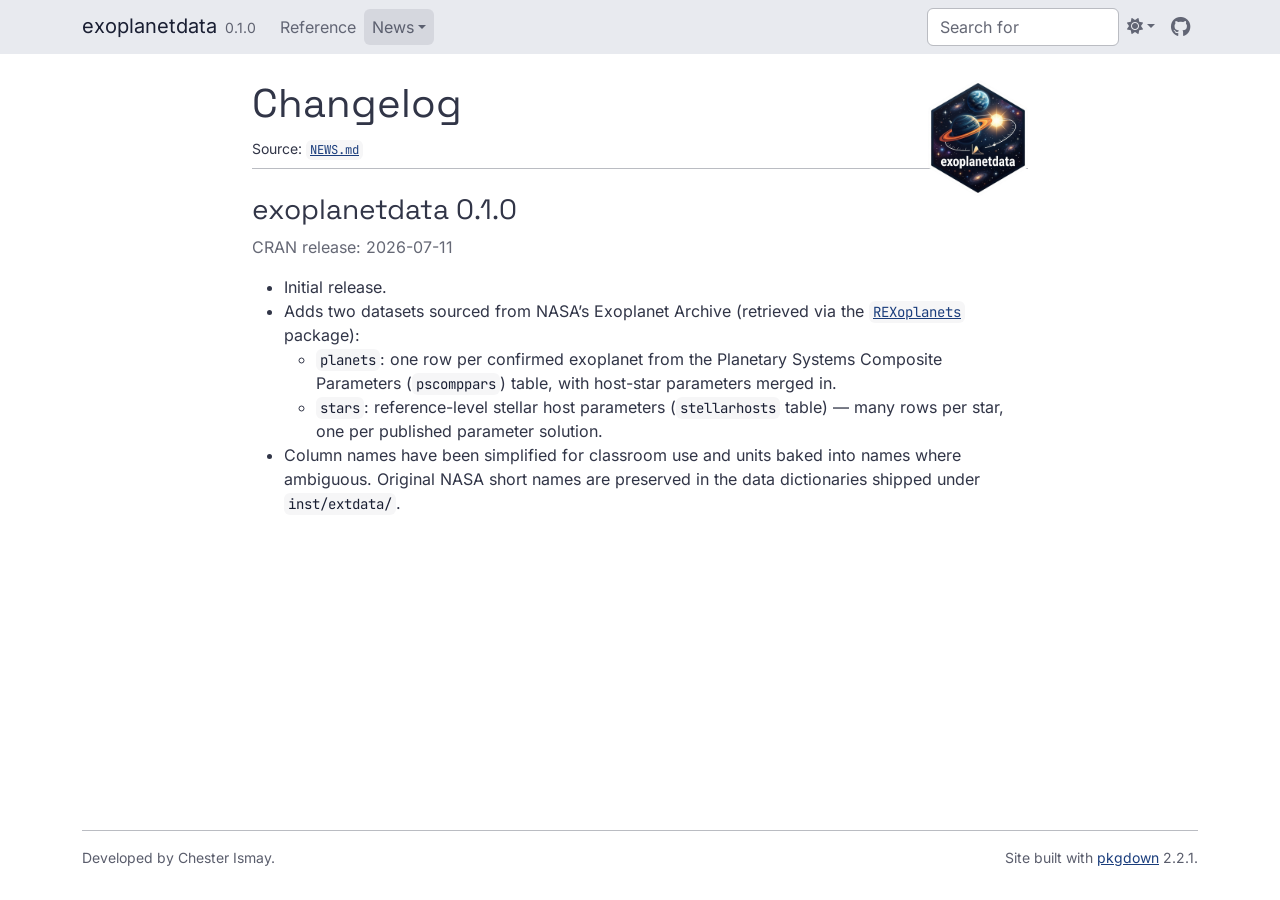
<file: news/index.html>
<!DOCTYPE html>
<!-- Generated by pkgdown: do not edit by hand --><html lang="en"><head><meta http-equiv="Content-Type" content="text/html; charset=UTF-8"><meta charset="utf-8"><meta http-equiv="X-UA-Compatible" content="IE=edge"><meta name="viewport" content="width=device-width, initial-scale=1, shrink-to-fit=no"><title>Changelog • exoplanetdata</title><!-- favicons --><link rel="icon" type="image/png" sizes="96x96" href="../favicon-96x96.png"><link rel="icon" type="”image/svg+xml”" href="../favicon.svg"><link rel="apple-touch-icon" sizes="180x180" href="../apple-touch-icon.png"><link rel="icon" sizes="any" href="../favicon.ico"><link rel="manifest" href="../site.webmanifest"><script src="../lightswitch.js"></script><script src="../deps/jquery-3.6.0/jquery-3.6.0.min.js"></script><meta name="viewport" content="width=device-width, initial-scale=1, shrink-to-fit=no"><link href="../deps/bootstrap-5.3.8/bootstrap.min.css" rel="stylesheet"><script src="../deps/bootstrap-5.3.8/bootstrap.bundle.min.js"></script><link href="../deps/Inter-0.4.10/font.css" rel="stylesheet"><link href="../deps/JetBrains_Mono-0.4.10/font.css" rel="stylesheet"><link href="../deps/Space_Grotesk-0.4.10/font.css" rel="stylesheet"><link href="../deps/font-awesome-6.5.2/css/all.min.css" rel="stylesheet"><link href="../deps/font-awesome-6.5.2/css/v4-shims.min.css" rel="stylesheet"><script src="../deps/headroom-0.11.0/headroom.min.js"></script><script src="../deps/headroom-0.11.0/jQuery.headroom.min.js"></script><script src="../deps/bootstrap-toc-1.0.1/bootstrap-toc.min.js"></script><script src="../deps/clipboard.js-2.0.11/clipboard.min.js"></script><script src="../deps/search-1.0.0/autocomplete.jquery.min.js"></script><script src="../deps/search-1.0.0/fuse.min.js"></script><script src="../deps/search-1.0.0/mark.min.js"></script><!-- pkgdown --><script src="../pkgdown.js"></script><meta property="og:title" content="Changelog"><meta property="og:image" content="https://moderndive.github.io/exoplanetdata/logo.png"></head><body>
    <a href="#main" class="visually-hidden-focusable">Skip to contents</a>


    <nav class="navbar navbar-expand-lg fixed-top " aria-label="Site navigation"><div class="container">

    <a class="navbar-brand me-2" href="../index.html">exoplanetdata</a>

    <small class="nav-text text-muted me-auto" data-bs-toggle="tooltip" data-bs-placement="bottom" title="">0.1.0</small>


    <button class="navbar-toggler" type="button" data-bs-toggle="collapse" data-bs-target="#navbar" aria-controls="navbar" aria-expanded="false" aria-label="Toggle navigation">
      <span class="navbar-toggler-icon"></span>
    </button>

    <div id="navbar" class="collapse navbar-collapse ms-3">
      <ul class="navbar-nav me-auto"><li class="nav-item"><a class="nav-link" href="../reference/index.html">Reference</a></li>
<li class="active nav-item dropdown">
  <button class="nav-link dropdown-toggle" type="button" id="dropdown-news" data-bs-toggle="dropdown" aria-expanded="false" aria-haspopup="true">News</button>
  <ul class="dropdown-menu" aria-labelledby="dropdown-news"><li><h6 class="dropdown-header" data-toc-skip>Releases</h6></li>
    <li><h6 class="dropdown-header" data-toc-skip>Releases</h6></li>
    <li><hr class="dropdown-divider"></li>
    <li><a class="dropdown-item" href="../news/index.html">Changelog</a></li>
  </ul></li>
      </ul><ul class="navbar-nav"><li class="nav-item"><form class="form-inline" role="search">
 <input class="form-control" type="search" name="search-input" id="search-input" autocomplete="off" aria-label="Search site" placeholder="Search for" data-search-index="../search.json"></form></li>
<li class="nav-item dropdown">
  <button class="nav-link dropdown-toggle" type="button" id="dropdown-lightswitch" data-bs-toggle="dropdown" aria-expanded="false" aria-haspopup="true" aria-label="Light switch"><span class="fa fa-sun"></span></button>
  <ul class="dropdown-menu dropdown-menu-end" aria-labelledby="dropdown-lightswitch"><li><button class="dropdown-item" data-bs-theme-value="light"><span class="fa fa-sun"></span> Light</button></li>
    <li><button class="dropdown-item" data-bs-theme-value="dark"><span class="fa fa-moon"></span> Dark</button></li>
    <li><button class="dropdown-item" data-bs-theme-value="auto"><span class="fa fa-adjust"></span> Auto</button></li>
  </ul></li>
<li class="nav-item"><a class="external-link nav-link" href="https://github.com/moderndive/exoplanetdata/" aria-label="GitHub"><span class="fa fab fa-github fa-lg"></span></a></li>
      </ul></div>


  </div>
</nav><div class="container template-news">
<div class="row">
  <main id="main" class="col-md-9"><div class="page-header">
      <img src="../logo.png" class="logo" alt=""><h1>Changelog</h1>
      <small>Source: <a href="https://github.com/moderndive/exoplanetdata/blob/main/NEWS.md" class="external-link"><code>NEWS.md</code></a></small>
    </div>

    <div class="section level2">
<h2 class="pkg-version" data-toc-text="0.1.0" id="exoplanetdata-010">exoplanetdata 0.1.0<a class="anchor" aria-label="anchor" href="#exoplanetdata-010"></a></h2><p class="text-muted">CRAN release: 2026-07-11</p>
<ul><li>Initial release.</li>
<li>Adds two datasets sourced from NASA’s Exoplanet Archive (retrieved via the <a href="https://github.com/JKolomanski/REXoplanets" class="external-link"><code>REXoplanets</code></a> package):
<ul><li>
<code>planets</code>: one row per confirmed exoplanet from the Planetary Systems Composite Parameters (<code>pscomppars</code>) table, with host-star parameters merged in.</li>
<li>
<code>stars</code>: reference-level stellar host parameters (<code>stellarhosts</code> table) — many rows per star, one per published parameter solution.</li>
</ul></li>
<li>Column names have been simplified for classroom use and units baked into names where ambiguous. Original NASA short names are preserved in the data dictionaries shipped under <code>inst/extdata/</code>.</li>
</ul></div>
  </main></div>


    <footer><div class="pkgdown-footer-left">
  <p>Developed by Chester Ismay.</p>
</div>

<div class="pkgdown-footer-right">
  <p>Site built with <a href="https://pkgdown.r-lib.org/" class="external-link">pkgdown</a> 2.2.1.</p>
</div>

    </footer></div>





  </body></html>
</file>
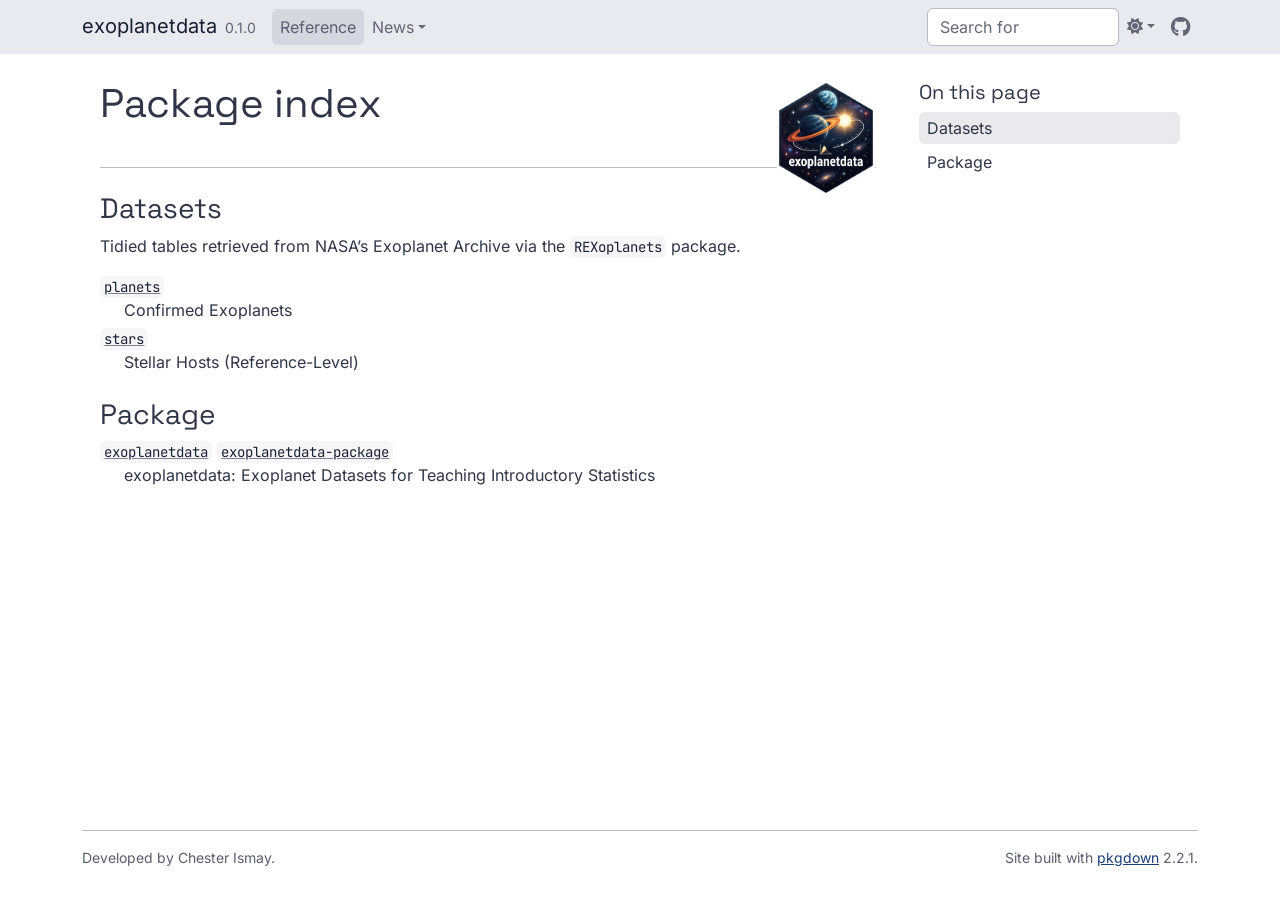
<file: reference/index.html>
<!DOCTYPE html>
<!-- Generated by pkgdown: do not edit by hand --><html lang="en"><head><meta http-equiv="Content-Type" content="text/html; charset=UTF-8"><meta charset="utf-8"><meta http-equiv="X-UA-Compatible" content="IE=edge"><meta name="viewport" content="width=device-width, initial-scale=1, shrink-to-fit=no"><title>Package index • exoplanetdata</title><!-- favicons --><link rel="icon" type="image/png" sizes="96x96" href="../favicon-96x96.png"><link rel="icon" type="”image/svg+xml”" href="../favicon.svg"><link rel="apple-touch-icon" sizes="180x180" href="../apple-touch-icon.png"><link rel="icon" sizes="any" href="../favicon.ico"><link rel="manifest" href="../site.webmanifest"><script src="../lightswitch.js"></script><script src="../deps/jquery-3.6.0/jquery-3.6.0.min.js"></script><meta name="viewport" content="width=device-width, initial-scale=1, shrink-to-fit=no"><link href="../deps/bootstrap-5.3.8/bootstrap.min.css" rel="stylesheet"><script src="../deps/bootstrap-5.3.8/bootstrap.bundle.min.js"></script><link href="../deps/Inter-0.4.10/font.css" rel="stylesheet"><link href="../deps/JetBrains_Mono-0.4.10/font.css" rel="stylesheet"><link href="../deps/Space_Grotesk-0.4.10/font.css" rel="stylesheet"><link href="../deps/font-awesome-6.5.2/css/all.min.css" rel="stylesheet"><link href="../deps/font-awesome-6.5.2/css/v4-shims.min.css" rel="stylesheet"><script src="../deps/headroom-0.11.0/headroom.min.js"></script><script src="../deps/headroom-0.11.0/jQuery.headroom.min.js"></script><script src="../deps/bootstrap-toc-1.0.1/bootstrap-toc.min.js"></script><script src="../deps/clipboard.js-2.0.11/clipboard.min.js"></script><script src="../deps/search-1.0.0/autocomplete.jquery.min.js"></script><script src="../deps/search-1.0.0/fuse.min.js"></script><script src="../deps/search-1.0.0/mark.min.js"></script><!-- pkgdown --><script src="../pkgdown.js"></script><meta property="og:title" content="Package index"><meta property="og:image" content="https://moderndive.github.io/exoplanetdata/logo.png"></head><body>
    <a href="#main" class="visually-hidden-focusable">Skip to contents</a>


    <nav class="navbar navbar-expand-lg fixed-top " aria-label="Site navigation"><div class="container">

    <a class="navbar-brand me-2" href="../index.html">exoplanetdata</a>

    <small class="nav-text text-muted me-auto" data-bs-toggle="tooltip" data-bs-placement="bottom" title="">0.1.0</small>


    <button class="navbar-toggler" type="button" data-bs-toggle="collapse" data-bs-target="#navbar" aria-controls="navbar" aria-expanded="false" aria-label="Toggle navigation">
      <span class="navbar-toggler-icon"></span>
    </button>

    <div id="navbar" class="collapse navbar-collapse ms-3">
      <ul class="navbar-nav me-auto"><li class="active nav-item"><a class="nav-link" href="../reference/index.html">Reference</a></li>
<li class="nav-item dropdown">
  <button class="nav-link dropdown-toggle" type="button" id="dropdown-news" data-bs-toggle="dropdown" aria-expanded="false" aria-haspopup="true">News</button>
  <ul class="dropdown-menu" aria-labelledby="dropdown-news"><li><h6 class="dropdown-header" data-toc-skip>Releases</h6></li>
    <li><h6 class="dropdown-header" data-toc-skip>Releases</h6></li>
    <li><hr class="dropdown-divider"></li>
    <li><a class="dropdown-item" href="../news/index.html">Changelog</a></li>
  </ul></li>
      </ul><ul class="navbar-nav"><li class="nav-item"><form class="form-inline" role="search">
 <input class="form-control" type="search" name="search-input" id="search-input" autocomplete="off" aria-label="Search site" placeholder="Search for" data-search-index="../search.json"></form></li>
<li class="nav-item dropdown">
  <button class="nav-link dropdown-toggle" type="button" id="dropdown-lightswitch" data-bs-toggle="dropdown" aria-expanded="false" aria-haspopup="true" aria-label="Light switch"><span class="fa fa-sun"></span></button>
  <ul class="dropdown-menu dropdown-menu-end" aria-labelledby="dropdown-lightswitch"><li><button class="dropdown-item" data-bs-theme-value="light"><span class="fa fa-sun"></span> Light</button></li>
    <li><button class="dropdown-item" data-bs-theme-value="dark"><span class="fa fa-moon"></span> Dark</button></li>
    <li><button class="dropdown-item" data-bs-theme-value="auto"><span class="fa fa-adjust"></span> Auto</button></li>
  </ul></li>
<li class="nav-item"><a class="external-link nav-link" href="https://github.com/moderndive/exoplanetdata/" aria-label="GitHub"><span class="fa fab fa-github fa-lg"></span></a></li>
      </ul></div>


  </div>
</nav><div class="container template-reference-index">
<div class="row">
  <main id="main" class="col-md-9"><div class="page-header">
      <img src="../logo.png" class="logo" alt=""><h1>Package index</h1>
    </div>

    <div class="section level2">
      <h2 id="datasets">Datasets<a class="anchor" aria-label="anchor" href="#datasets"></a></h2>

      <div class="section-desc"><p>Tidied tables retrieved from NASA’s Exoplanet Archive via the <code>REXoplanets</code> package.</p></div>

      <dl></dl></div><div class="section level2">




      <dl><dt>

          <code><a href="planets.html">planets</a></code>

        </dt>
        <dd>Confirmed Exoplanets</dd>

        <dt>

          <code><a href="stars.html">stars</a></code>

        </dt>
        <dd>Stellar Hosts (Reference-Level)</dd>
      </dl></div><div class="section level2">
      <h2 id="package">Package<a class="anchor" aria-label="anchor" href="#package"></a></h2>



      <dl></dl></div><div class="section level2">




      <dl><dt>

          <code><a href="exoplanetdata-package.html">exoplanetdata</a></code> <code><a href="exoplanetdata-package.html">exoplanetdata-package</a></code>

        </dt>
        <dd>exoplanetdata: Exoplanet Datasets for Teaching Introductory Statistics</dd>
      </dl></div>
  </main><aside class="col-md-3"><nav id="toc" aria-label="Table of contents"><h2>On this page</h2>
    </nav></aside></div>


    <footer><div class="pkgdown-footer-left">
  <p>Developed by Chester Ismay.</p>
</div>

<div class="pkgdown-footer-right">
  <p>Site built with <a href="https://pkgdown.r-lib.org/" class="external-link">pkgdown</a> 2.2.1.</p>
</div>

    </footer></div>





  </body></html>
</file>
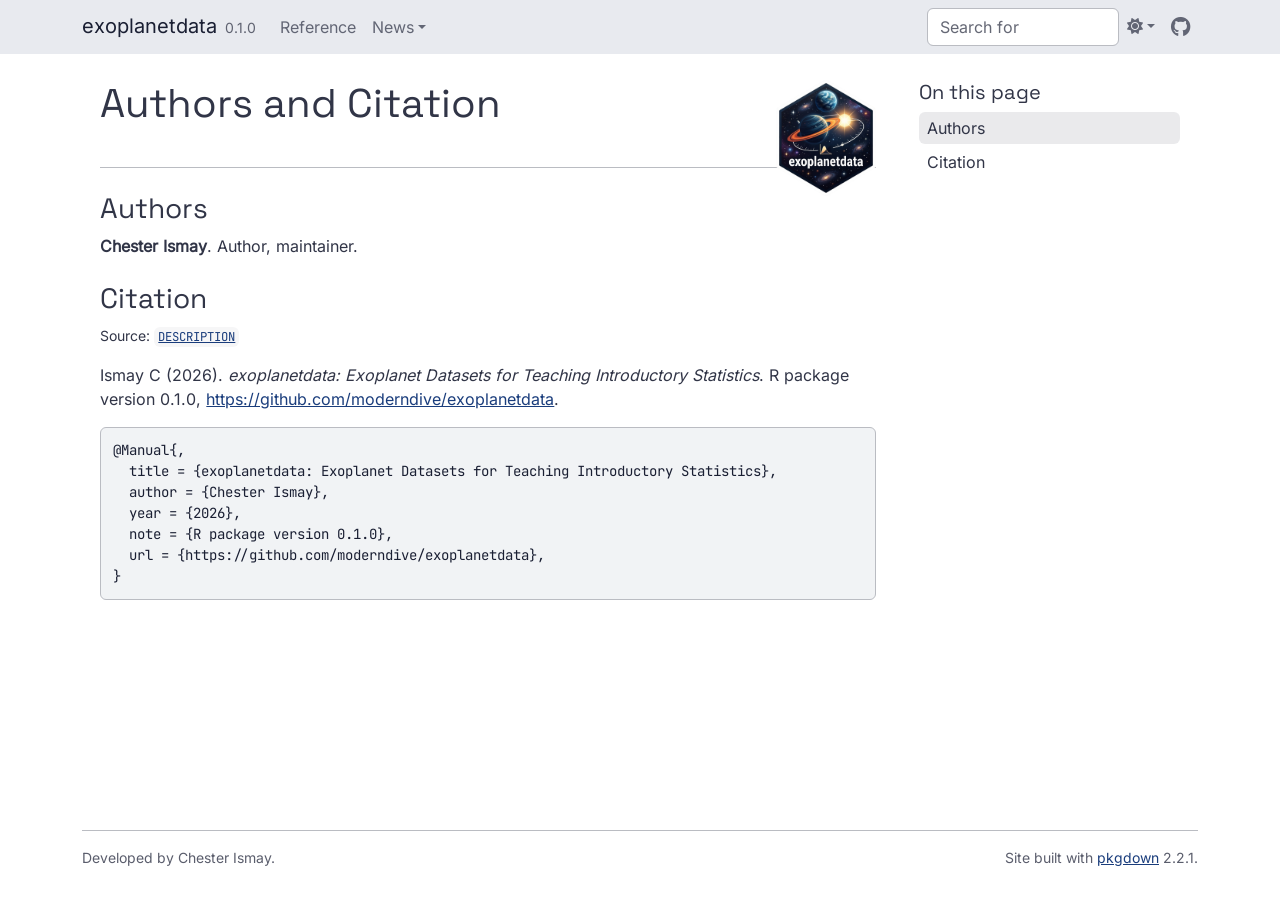
<file: authors.html>
<!DOCTYPE html>
<!-- Generated by pkgdown: do not edit by hand --><html lang="en"><head><meta http-equiv="Content-Type" content="text/html; charset=UTF-8"><meta charset="utf-8"><meta http-equiv="X-UA-Compatible" content="IE=edge"><meta name="viewport" content="width=device-width, initial-scale=1, shrink-to-fit=no"><title>Authors and Citation • exoplanetdata</title><!-- favicons --><link rel="icon" type="image/png" sizes="96x96" href="favicon-96x96.png"><link rel="icon" type="”image/svg+xml”" href="favicon.svg"><link rel="apple-touch-icon" sizes="180x180" href="apple-touch-icon.png"><link rel="icon" sizes="any" href="favicon.ico"><link rel="manifest" href="site.webmanifest"><script src="lightswitch.js"></script><script src="deps/jquery-3.6.0/jquery-3.6.0.min.js"></script><meta name="viewport" content="width=device-width, initial-scale=1, shrink-to-fit=no"><link href="deps/bootstrap-5.3.8/bootstrap.min.css" rel="stylesheet"><script src="deps/bootstrap-5.3.8/bootstrap.bundle.min.js"></script><link href="deps/Inter-0.4.10/font.css" rel="stylesheet"><link href="deps/JetBrains_Mono-0.4.10/font.css" rel="stylesheet"><link href="deps/Space_Grotesk-0.4.10/font.css" rel="stylesheet"><link href="deps/font-awesome-6.5.2/css/all.min.css" rel="stylesheet"><link href="deps/font-awesome-6.5.2/css/v4-shims.min.css" rel="stylesheet"><script src="deps/headroom-0.11.0/headroom.min.js"></script><script src="deps/headroom-0.11.0/jQuery.headroom.min.js"></script><script src="deps/bootstrap-toc-1.0.1/bootstrap-toc.min.js"></script><script src="deps/clipboard.js-2.0.11/clipboard.min.js"></script><script src="deps/search-1.0.0/autocomplete.jquery.min.js"></script><script src="deps/search-1.0.0/fuse.min.js"></script><script src="deps/search-1.0.0/mark.min.js"></script><!-- pkgdown --><script src="pkgdown.js"></script><meta property="og:title" content="Authors and Citation"><meta property="og:image" content="https://moderndive.github.io/exoplanetdata/logo.png"></head><body>
    <a href="#main" class="visually-hidden-focusable">Skip to contents</a>


    <nav class="navbar navbar-expand-lg fixed-top " aria-label="Site navigation"><div class="container">

    <a class="navbar-brand me-2" href="index.html">exoplanetdata</a>

    <small class="nav-text text-muted me-auto" data-bs-toggle="tooltip" data-bs-placement="bottom" title="">0.1.0</small>


    <button class="navbar-toggler" type="button" data-bs-toggle="collapse" data-bs-target="#navbar" aria-controls="navbar" aria-expanded="false" aria-label="Toggle navigation">
      <span class="navbar-toggler-icon"></span>
    </button>

    <div id="navbar" class="collapse navbar-collapse ms-3">
      <ul class="navbar-nav me-auto"><li class="nav-item"><a class="nav-link" href="reference/index.html">Reference</a></li>
<li class="nav-item dropdown">
  <button class="nav-link dropdown-toggle" type="button" id="dropdown-news" data-bs-toggle="dropdown" aria-expanded="false" aria-haspopup="true">News</button>
  <ul class="dropdown-menu" aria-labelledby="dropdown-news"><li><h6 class="dropdown-header" data-toc-skip>Releases</h6></li>
    <li><h6 class="dropdown-header" data-toc-skip>Releases</h6></li>
    <li><hr class="dropdown-divider"></li>
    <li><a class="dropdown-item" href="news/index.html">Changelog</a></li>
  </ul></li>
      </ul><ul class="navbar-nav"><li class="nav-item"><form class="form-inline" role="search">
 <input class="form-control" type="search" name="search-input" id="search-input" autocomplete="off" aria-label="Search site" placeholder="Search for" data-search-index="search.json"></form></li>
<li class="nav-item dropdown">
  <button class="nav-link dropdown-toggle" type="button" id="dropdown-lightswitch" data-bs-toggle="dropdown" aria-expanded="false" aria-haspopup="true" aria-label="Light switch"><span class="fa fa-sun"></span></button>
  <ul class="dropdown-menu dropdown-menu-end" aria-labelledby="dropdown-lightswitch"><li><button class="dropdown-item" data-bs-theme-value="light"><span class="fa fa-sun"></span> Light</button></li>
    <li><button class="dropdown-item" data-bs-theme-value="dark"><span class="fa fa-moon"></span> Dark</button></li>
    <li><button class="dropdown-item" data-bs-theme-value="auto"><span class="fa fa-adjust"></span> Auto</button></li>
  </ul></li>
<li class="nav-item"><a class="external-link nav-link" href="https://github.com/moderndive/exoplanetdata/" aria-label="GitHub"><span class="fa fab fa-github fa-lg"></span></a></li>
      </ul></div>


  </div>
</nav><div class="container template-citation-authors">
<div class="row">
  <main id="main" class="col-md-9"><div class="page-header">
      <img src="logo.png" class="logo" alt=""><h1>Authors and Citation</h1>
    </div>

    <div class="section level2">
      <h2>Authors</h2>

      <ul class="list-unstyled"><li>
          <p><strong>Chester Ismay</strong>. Author, maintainer.
          </p>
        </li>
      </ul></div>

    <div class="section level2">
      <h2 id="citation">Citation</h2>
      <p><small class="dont-index">Source: <a href="https://github.com/moderndive/exoplanetdata/blob/main/DESCRIPTION" class="external-link"><code>DESCRIPTION</code></a></small></p>

      <p>Ismay C (2026).
<em>exoplanetdata: Exoplanet Datasets for Teaching Introductory Statistics</em>.
R package version 0.1.0, <a href="https://github.com/moderndive/exoplanetdata" class="external-link">https://github.com/moderndive/exoplanetdata</a>.
</p>
      <pre>@Manual{,
  title = {exoplanetdata: Exoplanet Datasets for Teaching Introductory Statistics},
  author = {Chester Ismay},
  year = {2026},
  note = {R package version 0.1.0},
  url = {https://github.com/moderndive/exoplanetdata},
}</pre>
    </div>

  </main><aside class="col-md-3"><nav id="toc" aria-label="Table of contents"><h2>On this page</h2>
    </nav></aside></div>


    <footer><div class="pkgdown-footer-left">
  <p>Developed by Chester Ismay.</p>
</div>

<div class="pkgdown-footer-right">
  <p>Site built with <a href="https://pkgdown.r-lib.org/" class="external-link">pkgdown</a> 2.2.1.</p>
</div>

    </footer></div>





  </body></html>
</file>
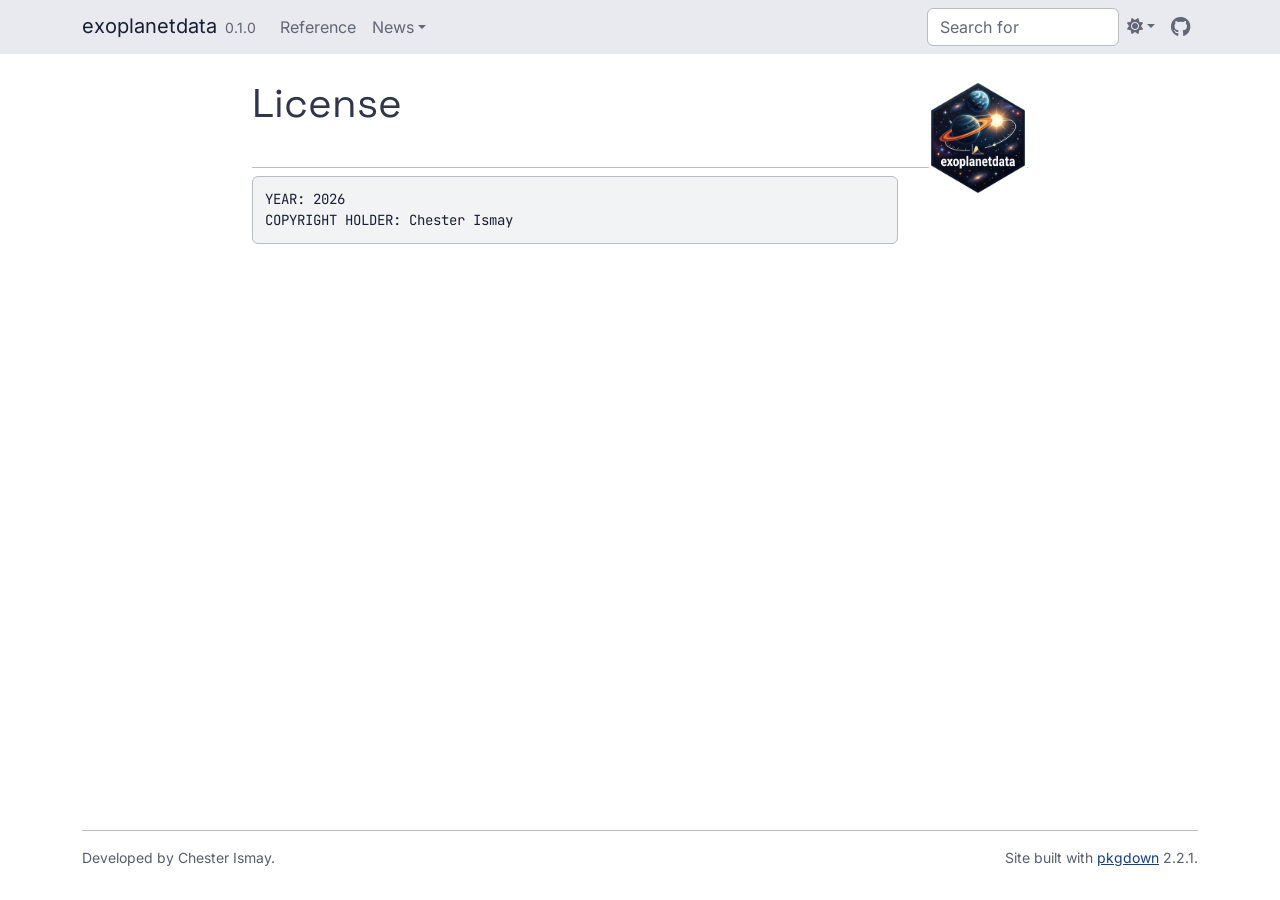
<file: LICENSE-text.html>
<!DOCTYPE html>
<!-- Generated by pkgdown: do not edit by hand --><html lang="en"><head><meta http-equiv="Content-Type" content="text/html; charset=UTF-8"><meta charset="utf-8"><meta http-equiv="X-UA-Compatible" content="IE=edge"><meta name="viewport" content="width=device-width, initial-scale=1, shrink-to-fit=no"><title>License • exoplanetdata</title><!-- favicons --><link rel="icon" type="image/png" sizes="96x96" href="favicon-96x96.png"><link rel="icon" type="”image/svg+xml”" href="favicon.svg"><link rel="apple-touch-icon" sizes="180x180" href="apple-touch-icon.png"><link rel="icon" sizes="any" href="favicon.ico"><link rel="manifest" href="site.webmanifest"><script src="lightswitch.js"></script><script src="deps/jquery-3.6.0/jquery-3.6.0.min.js"></script><meta name="viewport" content="width=device-width, initial-scale=1, shrink-to-fit=no"><link href="deps/bootstrap-5.3.8/bootstrap.min.css" rel="stylesheet"><script src="deps/bootstrap-5.3.8/bootstrap.bundle.min.js"></script><link href="deps/Inter-0.4.10/font.css" rel="stylesheet"><link href="deps/JetBrains_Mono-0.4.10/font.css" rel="stylesheet"><link href="deps/Space_Grotesk-0.4.10/font.css" rel="stylesheet"><link href="deps/font-awesome-6.5.2/css/all.min.css" rel="stylesheet"><link href="deps/font-awesome-6.5.2/css/v4-shims.min.css" rel="stylesheet"><script src="deps/headroom-0.11.0/headroom.min.js"></script><script src="deps/headroom-0.11.0/jQuery.headroom.min.js"></script><script src="deps/bootstrap-toc-1.0.1/bootstrap-toc.min.js"></script><script src="deps/clipboard.js-2.0.11/clipboard.min.js"></script><script src="deps/search-1.0.0/autocomplete.jquery.min.js"></script><script src="deps/search-1.0.0/fuse.min.js"></script><script src="deps/search-1.0.0/mark.min.js"></script><!-- pkgdown --><script src="pkgdown.js"></script><meta property="og:title" content="License"><meta property="og:image" content="https://moderndive.github.io/exoplanetdata/logo.png"></head><body>
    <a href="#main" class="visually-hidden-focusable">Skip to contents</a>


    <nav class="navbar navbar-expand-lg fixed-top " aria-label="Site navigation"><div class="container">

    <a class="navbar-brand me-2" href="index.html">exoplanetdata</a>

    <small class="nav-text text-muted me-auto" data-bs-toggle="tooltip" data-bs-placement="bottom" title="">0.1.0</small>


    <button class="navbar-toggler" type="button" data-bs-toggle="collapse" data-bs-target="#navbar" aria-controls="navbar" aria-expanded="false" aria-label="Toggle navigation">
      <span class="navbar-toggler-icon"></span>
    </button>

    <div id="navbar" class="collapse navbar-collapse ms-3">
      <ul class="navbar-nav me-auto"><li class="nav-item"><a class="nav-link" href="reference/index.html">Reference</a></li>
<li class="nav-item dropdown">
  <button class="nav-link dropdown-toggle" type="button" id="dropdown-news" data-bs-toggle="dropdown" aria-expanded="false" aria-haspopup="true">News</button>
  <ul class="dropdown-menu" aria-labelledby="dropdown-news"><li><h6 class="dropdown-header" data-toc-skip>Releases</h6></li>
    <li><h6 class="dropdown-header" data-toc-skip>Releases</h6></li>
    <li><hr class="dropdown-divider"></li>
    <li><a class="dropdown-item" href="news/index.html">Changelog</a></li>
  </ul></li>
      </ul><ul class="navbar-nav"><li class="nav-item"><form class="form-inline" role="search">
 <input class="form-control" type="search" name="search-input" id="search-input" autocomplete="off" aria-label="Search site" placeholder="Search for" data-search-index="search.json"></form></li>
<li class="nav-item dropdown">
  <button class="nav-link dropdown-toggle" type="button" id="dropdown-lightswitch" data-bs-toggle="dropdown" aria-expanded="false" aria-haspopup="true" aria-label="Light switch"><span class="fa fa-sun"></span></button>
  <ul class="dropdown-menu dropdown-menu-end" aria-labelledby="dropdown-lightswitch"><li><button class="dropdown-item" data-bs-theme-value="light"><span class="fa fa-sun"></span> Light</button></li>
    <li><button class="dropdown-item" data-bs-theme-value="dark"><span class="fa fa-moon"></span> Dark</button></li>
    <li><button class="dropdown-item" data-bs-theme-value="auto"><span class="fa fa-adjust"></span> Auto</button></li>
  </ul></li>
<li class="nav-item"><a class="external-link nav-link" href="https://github.com/moderndive/exoplanetdata/" aria-label="GitHub"><span class="fa fab fa-github fa-lg"></span></a></li>
      </ul></div>


  </div>
</nav><div class="container template-title-body">
<div class="row">
  <main id="main" class="col-md-9"><div class="page-header">
      <img src="logo.png" class="logo" alt=""><h1>License</h1>

    </div>

<pre>YEAR: 2026
COPYRIGHT HOLDER: Chester Ismay
</pre>

  </main></div>


    <footer><div class="pkgdown-footer-left">
  <p>Developed by Chester Ismay.</p>
</div>

<div class="pkgdown-footer-right">
  <p>Site built with <a href="https://pkgdown.r-lib.org/" class="external-link">pkgdown</a> 2.2.1.</p>
</div>

    </footer></div>





  </body></html>
</file>
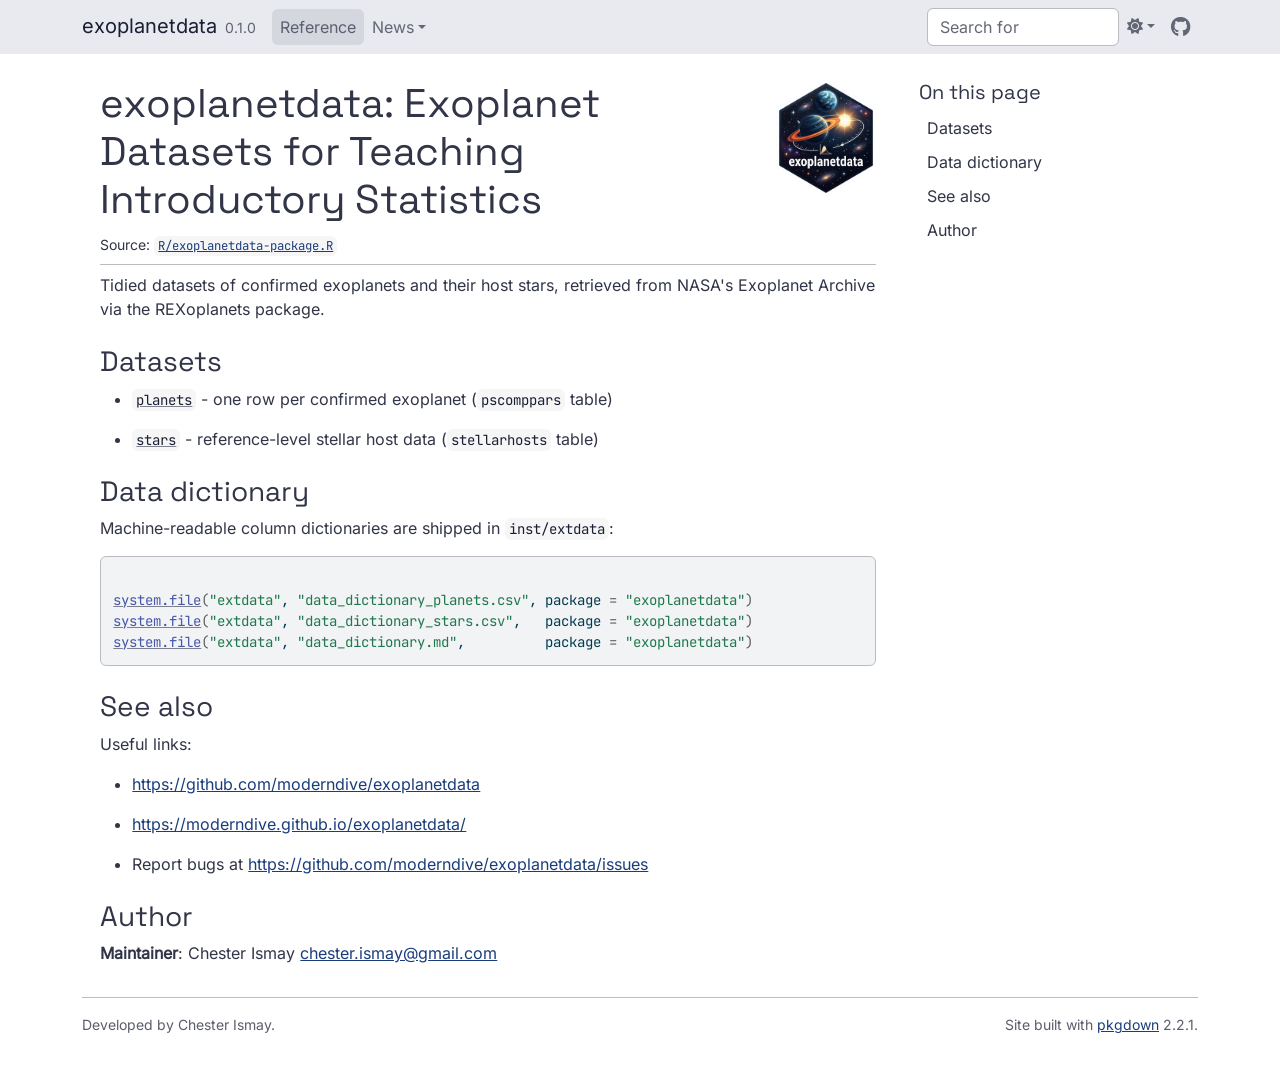
<file: reference/exoplanetdata-package.html>
<!DOCTYPE html>
<!-- Generated by pkgdown: do not edit by hand --><html lang="en"><head><meta http-equiv="Content-Type" content="text/html; charset=UTF-8"><meta charset="utf-8"><meta http-equiv="X-UA-Compatible" content="IE=edge"><meta name="viewport" content="width=device-width, initial-scale=1, shrink-to-fit=no"><title>exoplanetdata: Exoplanet Datasets for Teaching Introductory Statistics — exoplanetdata-package • exoplanetdata</title><!-- favicons --><link rel="icon" type="image/png" sizes="96x96" href="../favicon-96x96.png"><link rel="icon" type="”image/svg+xml”" href="../favicon.svg"><link rel="apple-touch-icon" sizes="180x180" href="../apple-touch-icon.png"><link rel="icon" sizes="any" href="../favicon.ico"><link rel="manifest" href="../site.webmanifest"><script src="../lightswitch.js"></script><script src="../deps/jquery-3.6.0/jquery-3.6.0.min.js"></script><meta name="viewport" content="width=device-width, initial-scale=1, shrink-to-fit=no"><link href="../deps/bootstrap-5.3.8/bootstrap.min.css" rel="stylesheet"><script src="../deps/bootstrap-5.3.8/bootstrap.bundle.min.js"></script><link href="../deps/Inter-0.4.10/font.css" rel="stylesheet"><link href="../deps/JetBrains_Mono-0.4.10/font.css" rel="stylesheet"><link href="../deps/Space_Grotesk-0.4.10/font.css" rel="stylesheet"><link href="../deps/font-awesome-6.5.2/css/all.min.css" rel="stylesheet"><link href="../deps/font-awesome-6.5.2/css/v4-shims.min.css" rel="stylesheet"><script src="../deps/headroom-0.11.0/headroom.min.js"></script><script src="../deps/headroom-0.11.0/jQuery.headroom.min.js"></script><script src="../deps/bootstrap-toc-1.0.1/bootstrap-toc.min.js"></script><script src="../deps/clipboard.js-2.0.11/clipboard.min.js"></script><script src="../deps/search-1.0.0/autocomplete.jquery.min.js"></script><script src="../deps/search-1.0.0/fuse.min.js"></script><script src="../deps/search-1.0.0/mark.min.js"></script><!-- pkgdown --><script src="../pkgdown.js"></script><meta property="og:title" content="exoplanetdata: Exoplanet Datasets for Teaching Introductory Statistics — exoplanetdata-package"><meta name="description" content="Tidied datasets of confirmed exoplanets and their host stars, retrieved
from NASA's Exoplanet Archive via the REXoplanets package."><meta property="og:description" content="Tidied datasets of confirmed exoplanets and their host stars, retrieved
from NASA's Exoplanet Archive via the REXoplanets package."><meta property="og:image" content="https://moderndive.github.io/exoplanetdata/logo.png"></head><body>
    <a href="#main" class="visually-hidden-focusable">Skip to contents</a>


    <nav class="navbar navbar-expand-lg fixed-top " aria-label="Site navigation"><div class="container">

    <a class="navbar-brand me-2" href="../index.html">exoplanetdata</a>

    <small class="nav-text text-muted me-auto" data-bs-toggle="tooltip" data-bs-placement="bottom" title="">0.1.0</small>


    <button class="navbar-toggler" type="button" data-bs-toggle="collapse" data-bs-target="#navbar" aria-controls="navbar" aria-expanded="false" aria-label="Toggle navigation">
      <span class="navbar-toggler-icon"></span>
    </button>

    <div id="navbar" class="collapse navbar-collapse ms-3">
      <ul class="navbar-nav me-auto"><li class="active nav-item"><a class="nav-link" href="../reference/index.html">Reference</a></li>
<li class="nav-item dropdown">
  <button class="nav-link dropdown-toggle" type="button" id="dropdown-news" data-bs-toggle="dropdown" aria-expanded="false" aria-haspopup="true">News</button>
  <ul class="dropdown-menu" aria-labelledby="dropdown-news"><li><h6 class="dropdown-header" data-toc-skip>Releases</h6></li>
    <li><h6 class="dropdown-header" data-toc-skip>Releases</h6></li>
    <li><hr class="dropdown-divider"></li>
    <li><a class="dropdown-item" href="../news/index.html">Changelog</a></li>
  </ul></li>
      </ul><ul class="navbar-nav"><li class="nav-item"><form class="form-inline" role="search">
 <input class="form-control" type="search" name="search-input" id="search-input" autocomplete="off" aria-label="Search site" placeholder="Search for" data-search-index="../search.json"></form></li>
<li class="nav-item dropdown">
  <button class="nav-link dropdown-toggle" type="button" id="dropdown-lightswitch" data-bs-toggle="dropdown" aria-expanded="false" aria-haspopup="true" aria-label="Light switch"><span class="fa fa-sun"></span></button>
  <ul class="dropdown-menu dropdown-menu-end" aria-labelledby="dropdown-lightswitch"><li><button class="dropdown-item" data-bs-theme-value="light"><span class="fa fa-sun"></span> Light</button></li>
    <li><button class="dropdown-item" data-bs-theme-value="dark"><span class="fa fa-moon"></span> Dark</button></li>
    <li><button class="dropdown-item" data-bs-theme-value="auto"><span class="fa fa-adjust"></span> Auto</button></li>
  </ul></li>
<li class="nav-item"><a class="external-link nav-link" href="https://github.com/moderndive/exoplanetdata/" aria-label="GitHub"><span class="fa fab fa-github fa-lg"></span></a></li>
      </ul></div>


  </div>
</nav><div class="container template-reference-topic">
<div class="row">
  <main id="main" class="col-md-9"><div class="page-header">
      <img src="../logo.png" class="logo" alt=""><h1>exoplanetdata: Exoplanet Datasets for Teaching Introductory Statistics</h1>
      <small class="dont-index">Source: <a href="https://github.com/moderndive/exoplanetdata/blob/main/R/exoplanetdata-package.R" class="external-link"><code>R/exoplanetdata-package.R</code></a></small>
      <div class="d-none name"><code>exoplanetdata-package.Rd</code></div>
    </div>

    <div class="ref-description section level2">
    <p>Tidied datasets of confirmed exoplanets and their host stars, retrieved
from NASA's Exoplanet Archive via the <span class="pkg">REXoplanets</span> package.</p>
    </div>


    <div class="section level2">
    <h2 id="datasets">Datasets<a class="anchor" aria-label="anchor" href="#datasets"></a></h2>


<ul><li><p><code><a href="planets.html">planets</a></code> - one row per confirmed exoplanet
        (<code>pscomppars</code> table)</p></li>
<li><p><code><a href="stars.html">stars</a></code> - reference-level stellar host data
        (<code>stellarhosts</code> table)</p></li>
</ul></div>
    <div class="section level2">
    <h2 id="data-dictionary">Data dictionary<a class="anchor" aria-label="anchor" href="#data-dictionary"></a></h2>


<p>Machine-readable column dictionaries are shipped in <code>inst/extdata</code>:</p><div class="sourceCode"><pre><code><span></span>
<span><span class="fu"><a href="https://rdrr.io/r/base/system.file.html" class="external-link">system.file</a></span><span class="op">(</span><span class="st">"extdata"</span>, <span class="st">"data_dictionary_planets.csv"</span>, package <span class="op">=</span> <span class="st">"exoplanetdata"</span><span class="op">)</span></span>
<span><span class="fu"><a href="https://rdrr.io/r/base/system.file.html" class="external-link">system.file</a></span><span class="op">(</span><span class="st">"extdata"</span>, <span class="st">"data_dictionary_stars.csv"</span>,   package <span class="op">=</span> <span class="st">"exoplanetdata"</span><span class="op">)</span></span>
<span><span class="fu"><a href="https://rdrr.io/r/base/system.file.html" class="external-link">system.file</a></span><span class="op">(</span><span class="st">"extdata"</span>, <span class="st">"data_dictionary.md"</span>,          package <span class="op">=</span> <span class="st">"exoplanetdata"</span><span class="op">)</span></span></code></pre></div>

    </div>
    <div class="section level2">
    <h2 id="see-also">See also<a class="anchor" aria-label="anchor" href="#see-also"></a></h2>
    <div class="dont-index"><p>Useful links:</p><ul><li><p><a href="https://github.com/moderndive/exoplanetdata" class="external-link">https://github.com/moderndive/exoplanetdata</a></p></li>
<li><p><a href="https://moderndive.github.io/exoplanetdata/">https://moderndive.github.io/exoplanetdata/</a></p></li>
<li><p>Report bugs at <a href="https://github.com/moderndive/exoplanetdata/issues" class="external-link">https://github.com/moderndive/exoplanetdata/issues</a></p></li>
</ul></div>
    </div>
    <div class="section level2">
    <h2 id="author">Author<a class="anchor" aria-label="anchor" href="#author"></a></h2>
    <p><strong>Maintainer</strong>: Chester Ismay <a href="mailto:chester.ismay@gmail.com">chester.ismay@gmail.com</a></p>
    </div>

  </main><aside class="col-md-3"><nav id="toc" aria-label="Table of contents"><h2>On this page</h2>
    </nav></aside></div>


    <footer><div class="pkgdown-footer-left">
  <p>Developed by Chester Ismay.</p>
</div>

<div class="pkgdown-footer-right">
  <p>Site built with <a href="https://pkgdown.r-lib.org/" class="external-link">pkgdown</a> 2.2.1.</p>
</div>

    </footer></div>





  </body></html>
</file>
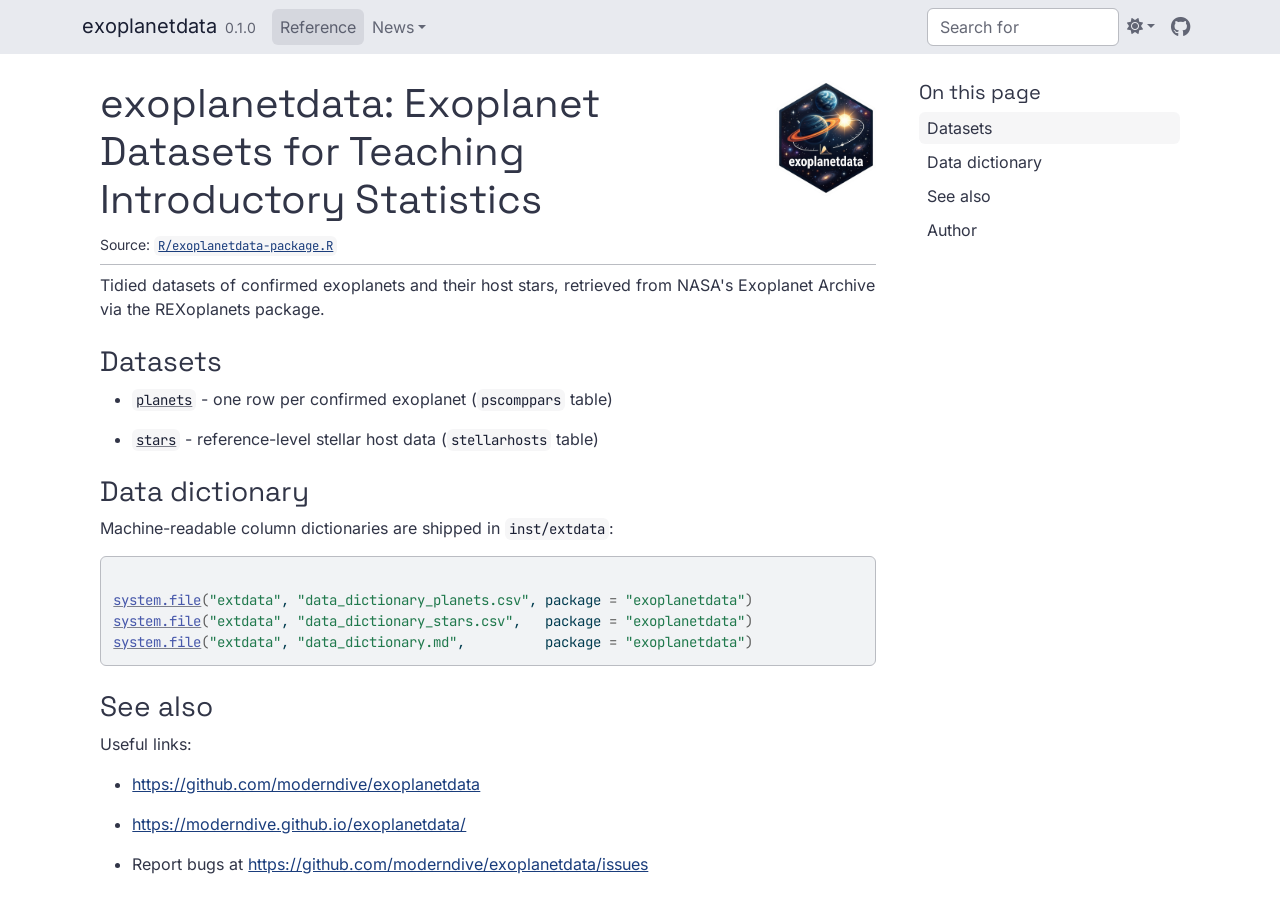
<file: reference/exoplanetdata.html>
<html>
  <head>
    <meta http-equiv="refresh" content="0;URL=https://moderndive.github.io/exoplanetdata/reference/exoplanetdata-package.html" />
    <meta name="robots" content="noindex">
    <link rel="canonical" href="https://moderndive.github.io/exoplanetdata/reference/exoplanetdata-package.html">
  </head>
</html>
</file>
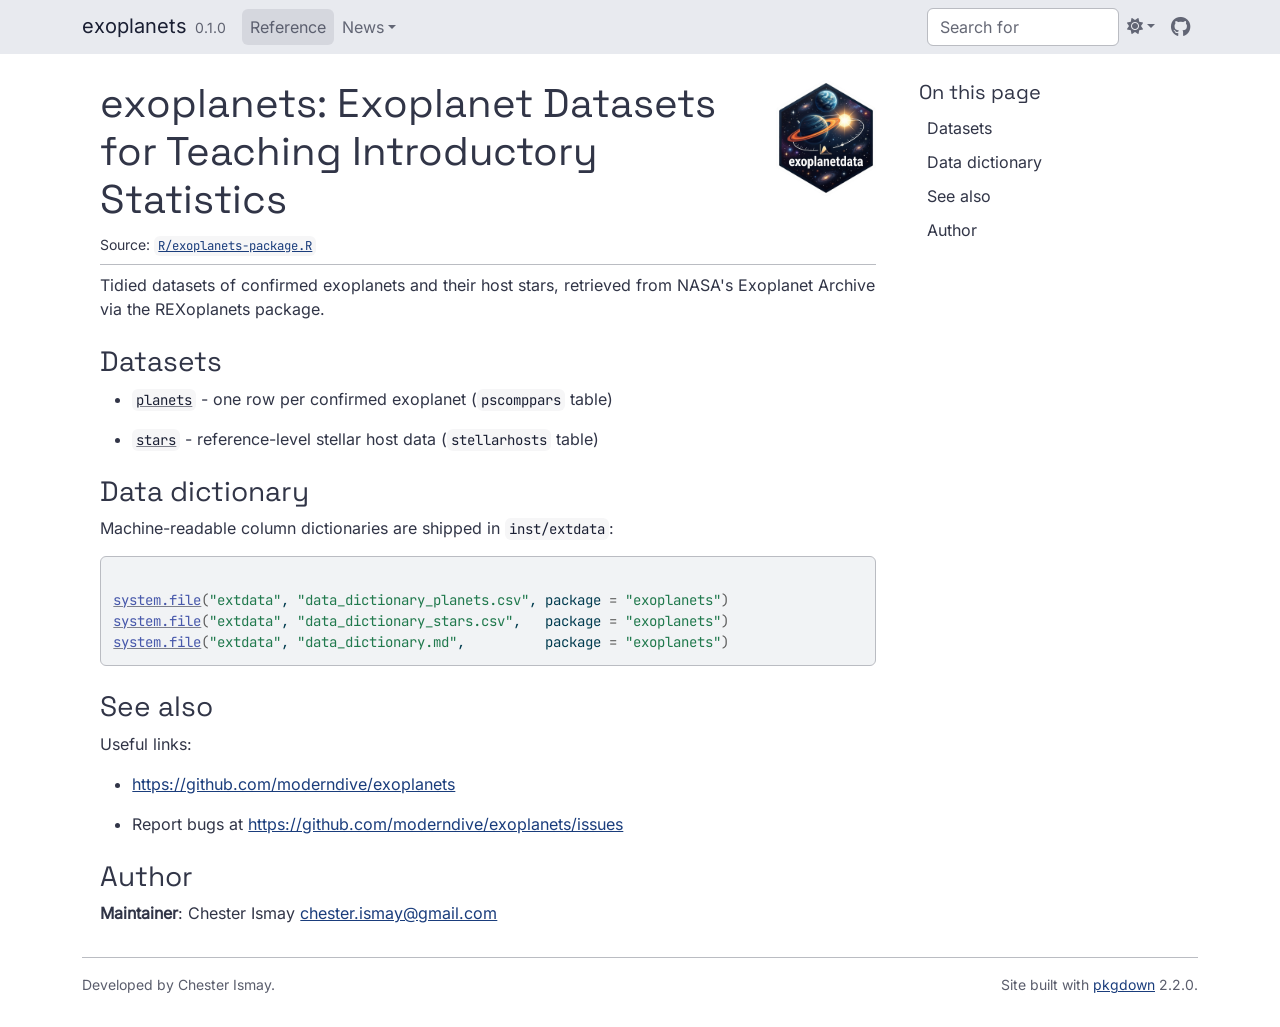
<file: reference/exoplanets-package.html>
<!DOCTYPE html>
<!-- Generated by pkgdown: do not edit by hand --><html lang="en"><head><meta http-equiv="Content-Type" content="text/html; charset=UTF-8"><meta charset="utf-8"><meta http-equiv="X-UA-Compatible" content="IE=edge"><meta name="viewport" content="width=device-width, initial-scale=1, shrink-to-fit=no"><title>exoplanets: Exoplanet Datasets for Teaching Introductory Statistics — exoplanets-package • exoplanets</title><!-- favicons --><link rel="icon" type="image/png" sizes="96x96" href="../favicon-96x96.png"><link rel="icon" type="”image/svg+xml”" href="../favicon.svg"><link rel="apple-touch-icon" sizes="180x180" href="../apple-touch-icon.png"><link rel="icon" sizes="any" href="../favicon.ico"><link rel="manifest" href="../site.webmanifest"><script src="../lightswitch.js"></script><script src="../deps/jquery-3.6.0/jquery-3.6.0.min.js"></script><meta name="viewport" content="width=device-width, initial-scale=1, shrink-to-fit=no"><link href="../deps/bootstrap-5.3.8/bootstrap.min.css" rel="stylesheet"><script src="../deps/bootstrap-5.3.8/bootstrap.bundle.min.js"></script><link href="../deps/Inter-0.4.10/font.css" rel="stylesheet"><link href="../deps/JetBrains_Mono-0.4.10/font.css" rel="stylesheet"><link href="../deps/Space_Grotesk-0.4.10/font.css" rel="stylesheet"><link href="../deps/font-awesome-6.5.2/css/all.min.css" rel="stylesheet"><link href="../deps/font-awesome-6.5.2/css/v4-shims.min.css" rel="stylesheet"><script src="../deps/headroom-0.11.0/headroom.min.js"></script><script src="../deps/headroom-0.11.0/jQuery.headroom.min.js"></script><script src="../deps/bootstrap-toc-1.0.1/bootstrap-toc.min.js"></script><script src="../deps/clipboard.js-2.0.11/clipboard.min.js"></script><script src="../deps/search-1.0.0/autocomplete.jquery.min.js"></script><script src="../deps/search-1.0.0/fuse.min.js"></script><script src="../deps/search-1.0.0/mark.min.js"></script><!-- pkgdown --><script src="../pkgdown.js"></script><meta property="og:title" content="exoplanets: Exoplanet Datasets for Teaching Introductory Statistics — exoplanets-package"><meta name="description" content="Tidied datasets of confirmed exoplanets and their host stars, retrieved
from NASA's Exoplanet Archive via the REXoplanets package."><meta property="og:description" content="Tidied datasets of confirmed exoplanets and their host stars, retrieved
from NASA's Exoplanet Archive via the REXoplanets package."><meta property="og:image" content="https://moderndive.github.io/exoplanets/logo.png"></head><body>
    <a href="#main" class="visually-hidden-focusable">Skip to contents</a>


    <nav class="navbar navbar-expand-lg fixed-top " aria-label="Site navigation"><div class="container">

    <a class="navbar-brand me-2" href="../index.html">exoplanets</a>

    <small class="nav-text text-muted me-auto" data-bs-toggle="tooltip" data-bs-placement="bottom" title="">0.1.0</small>


    <button class="navbar-toggler" type="button" data-bs-toggle="collapse" data-bs-target="#navbar" aria-controls="navbar" aria-expanded="false" aria-label="Toggle navigation">
      <span class="navbar-toggler-icon"></span>
    </button>

    <div id="navbar" class="collapse navbar-collapse ms-3">
      <ul class="navbar-nav me-auto"><li class="active nav-item"><a class="nav-link" href="../reference/index.html">Reference</a></li>
<li class="nav-item dropdown">
  <button class="nav-link dropdown-toggle" type="button" id="dropdown-news" data-bs-toggle="dropdown" aria-expanded="false" aria-haspopup="true">News</button>
  <ul class="dropdown-menu" aria-labelledby="dropdown-news"><li><h6 class="dropdown-header" data-toc-skip>Releases</h6></li>
    <li><h6 class="dropdown-header" data-toc-skip>Releases</h6></li>
    <li><hr class="dropdown-divider"></li>
    <li><a class="dropdown-item" href="../news/index.html">Changelog</a></li>
  </ul></li>
      </ul><ul class="navbar-nav"><li class="nav-item"><form class="form-inline" role="search">
 <input class="form-control" type="search" name="search-input" id="search-input" autocomplete="off" aria-label="Search site" placeholder="Search for" data-search-index="../search.json"></form></li>
<li class="nav-item dropdown">
  <button class="nav-link dropdown-toggle" type="button" id="dropdown-lightswitch" data-bs-toggle="dropdown" aria-expanded="false" aria-haspopup="true" aria-label="Light switch"><span class="fa fa-sun"></span></button>
  <ul class="dropdown-menu dropdown-menu-end" aria-labelledby="dropdown-lightswitch"><li><button class="dropdown-item" data-bs-theme-value="light"><span class="fa fa-sun"></span> Light</button></li>
    <li><button class="dropdown-item" data-bs-theme-value="dark"><span class="fa fa-moon"></span> Dark</button></li>
    <li><button class="dropdown-item" data-bs-theme-value="auto"><span class="fa fa-adjust"></span> Auto</button></li>
  </ul></li>
<li class="nav-item"><a class="external-link nav-link" href="https://github.com/moderndive/exoplanets/" aria-label="GitHub"><span class="fa fab fa-github fa-lg"></span></a></li>
      </ul></div>


  </div>
</nav><div class="container template-reference-topic">
<div class="row">
  <main id="main" class="col-md-9"><div class="page-header">
      <img src="../logo.png" class="logo" alt=""><h1>exoplanets: Exoplanet Datasets for Teaching Introductory Statistics</h1>
      <small class="dont-index">Source: <a href="https://github.com/moderndive/exoplanets/blob/main/R/exoplanets-package.R" class="external-link"><code>R/exoplanets-package.R</code></a></small>
      <div class="d-none name"><code>exoplanets-package.Rd</code></div>
    </div>

    <div class="ref-description section level2">
    <p>Tidied datasets of confirmed exoplanets and their host stars, retrieved
from NASA's Exoplanet Archive via the <span class="pkg">REXoplanets</span> package.</p>
    </div>


    <div class="section level2">
    <h2 id="datasets">Datasets<a class="anchor" aria-label="anchor" href="#datasets"></a></h2>


<ul><li><p><code><a href="planets.html">planets</a></code> - one row per confirmed exoplanet
        (<code>pscomppars</code> table)</p></li>
<li><p><code><a href="stars.html">stars</a></code> - reference-level stellar host data
        (<code>stellarhosts</code> table)</p></li>
</ul></div>
    <div class="section level2">
    <h2 id="data-dictionary">Data dictionary<a class="anchor" aria-label="anchor" href="#data-dictionary"></a></h2>


<p>Machine-readable column dictionaries are shipped in <code>inst/extdata</code>:</p><div class="sourceCode"><pre><code><span></span>
<span><span class="fu"><a href="https://rdrr.io/r/base/system.file.html" class="external-link">system.file</a></span><span class="op">(</span><span class="st">"extdata"</span>, <span class="st">"data_dictionary_planets.csv"</span>, package <span class="op">=</span> <span class="st">"exoplanets"</span><span class="op">)</span></span>
<span><span class="fu"><a href="https://rdrr.io/r/base/system.file.html" class="external-link">system.file</a></span><span class="op">(</span><span class="st">"extdata"</span>, <span class="st">"data_dictionary_stars.csv"</span>,   package <span class="op">=</span> <span class="st">"exoplanets"</span><span class="op">)</span></span>
<span><span class="fu"><a href="https://rdrr.io/r/base/system.file.html" class="external-link">system.file</a></span><span class="op">(</span><span class="st">"extdata"</span>, <span class="st">"data_dictionary.md"</span>,          package <span class="op">=</span> <span class="st">"exoplanets"</span><span class="op">)</span></span></code></pre></div>

    </div>
    <div class="section level2">
    <h2 id="see-also">See also<a class="anchor" aria-label="anchor" href="#see-also"></a></h2>
    <div class="dont-index"><p>Useful links:</p><ul><li><p><a href="https://github.com/moderndive/exoplanets" class="external-link">https://github.com/moderndive/exoplanets</a></p></li>
<li><p>Report bugs at <a href="https://github.com/moderndive/exoplanets/issues" class="external-link">https://github.com/moderndive/exoplanets/issues</a></p></li>
</ul></div>
    </div>
    <div class="section level2">
    <h2 id="author">Author<a class="anchor" aria-label="anchor" href="#author"></a></h2>
    <p><strong>Maintainer</strong>: Chester Ismay <a href="mailto:chester.ismay@gmail.com">chester.ismay@gmail.com</a></p>
    </div>

  </main><aside class="col-md-3"><nav id="toc" aria-label="Table of contents"><h2>On this page</h2>
    </nav></aside></div>


    <footer><div class="pkgdown-footer-left">
  <p>Developed by Chester Ismay.</p>
</div>

<div class="pkgdown-footer-right">
  <p>Site built with <a href="https://pkgdown.r-lib.org/" class="external-link">pkgdown</a> 2.2.0.</p>
</div>

    </footer></div>





  </body></html>
</file>
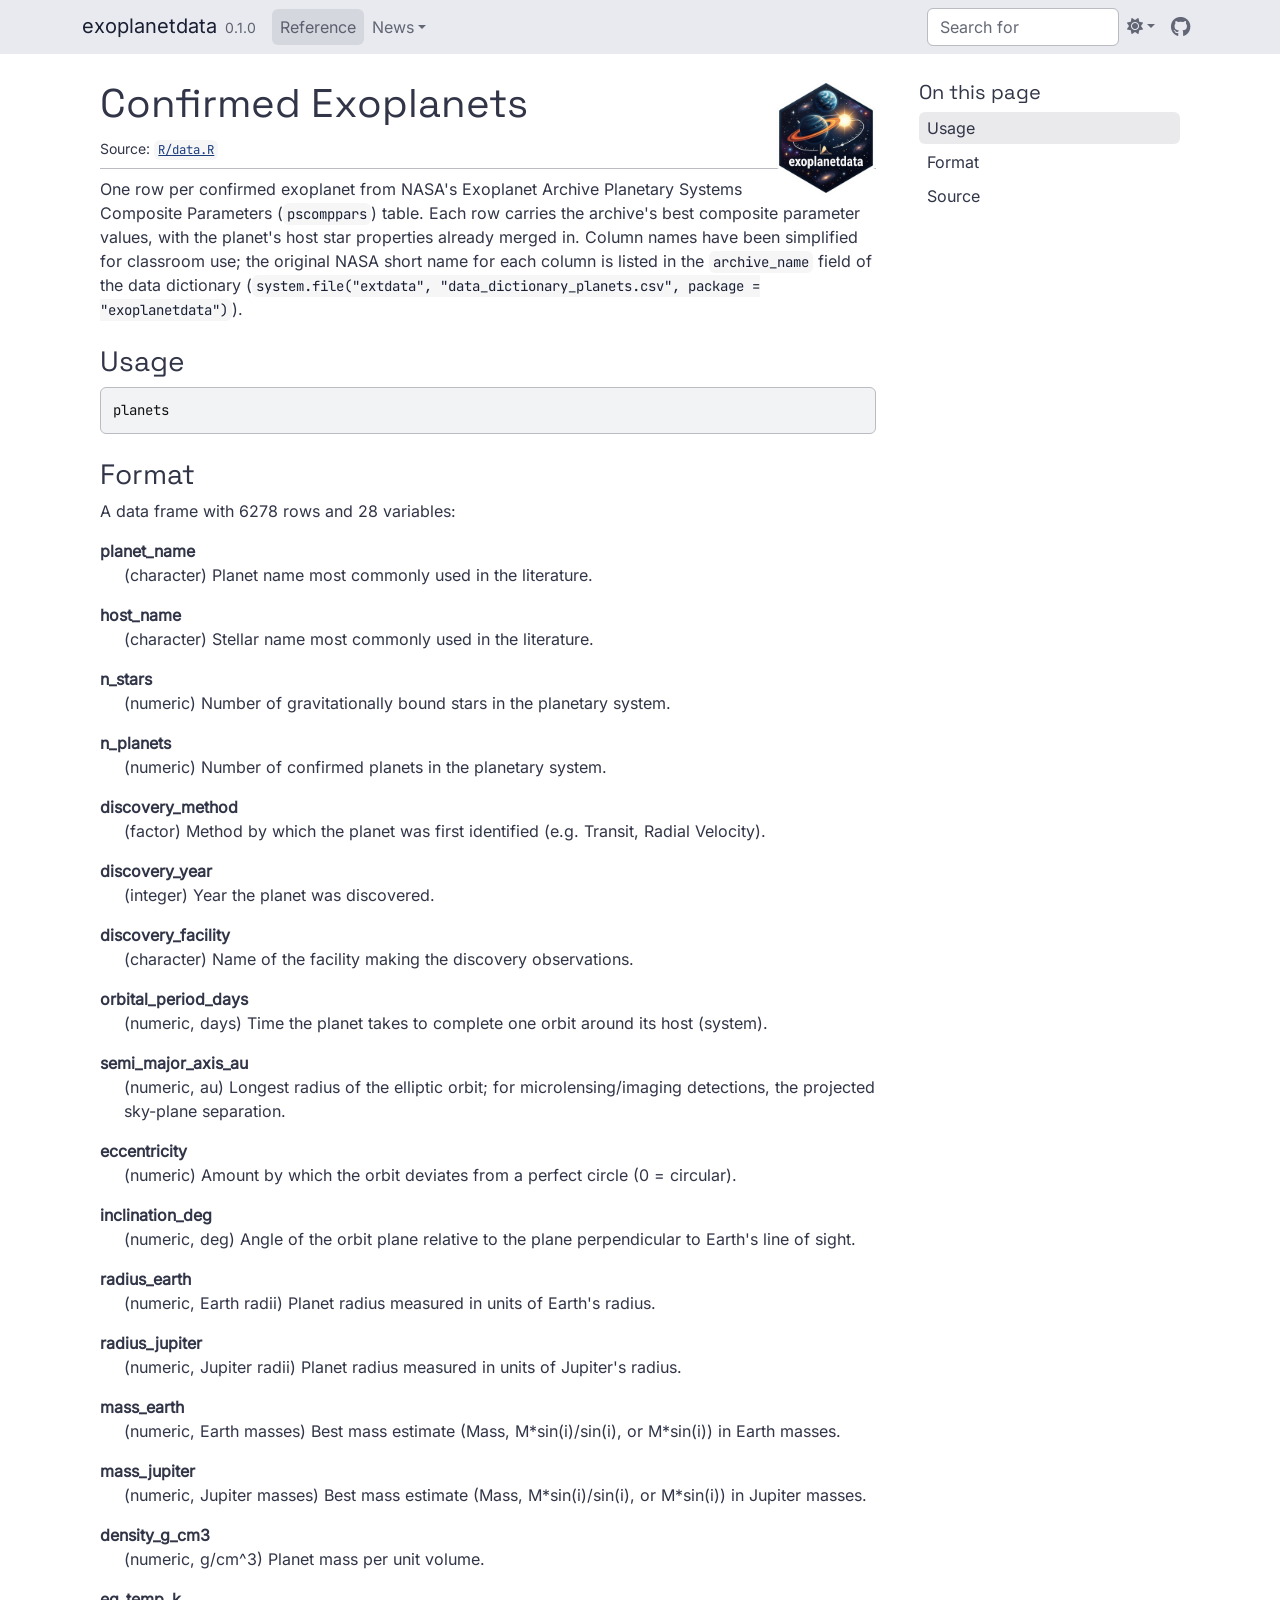
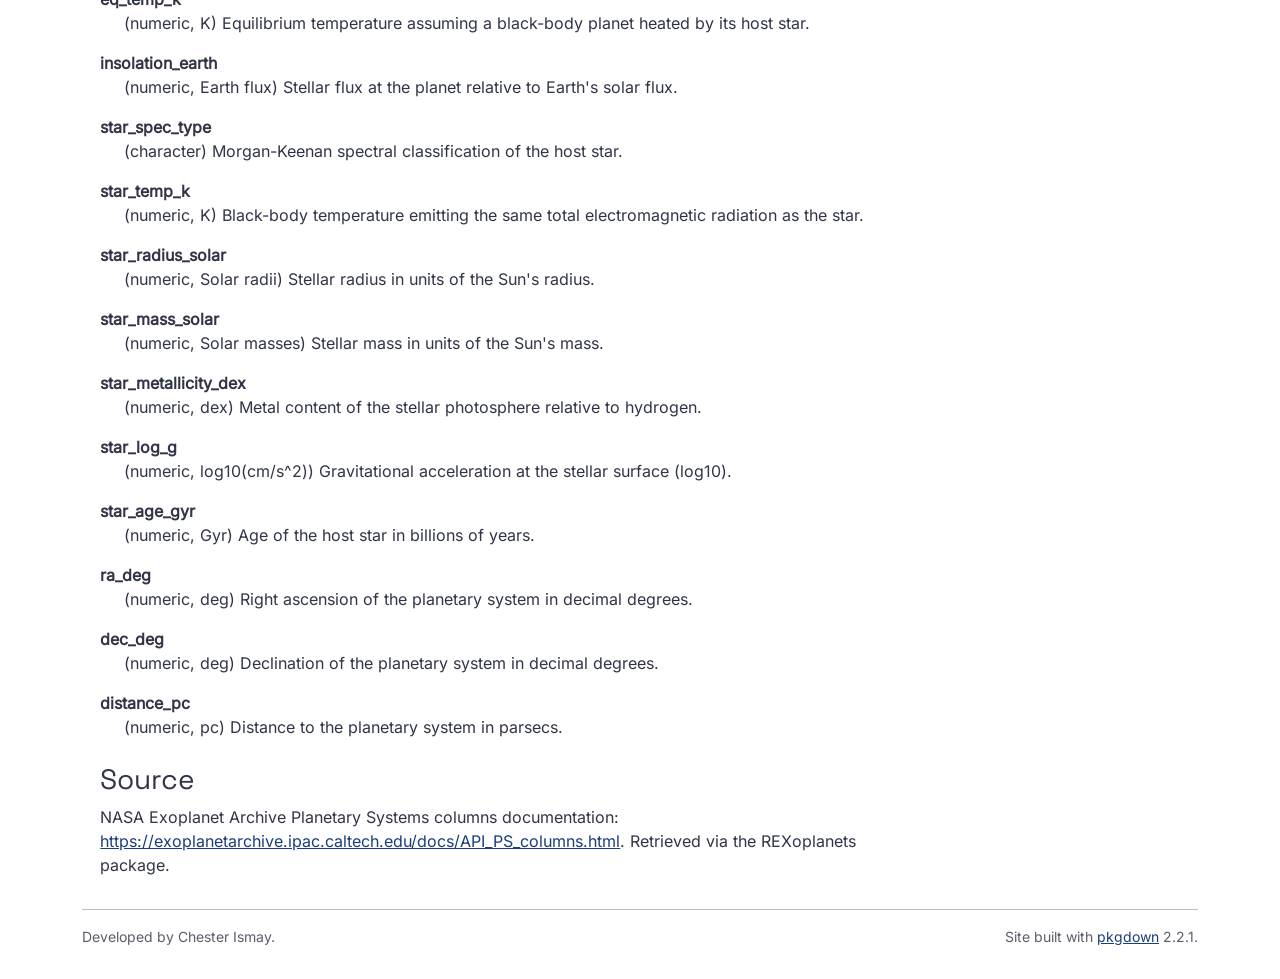
<file: reference/planets.html>
<!DOCTYPE html>
<!-- Generated by pkgdown: do not edit by hand --><html lang="en"><head><meta http-equiv="Content-Type" content="text/html; charset=UTF-8"><meta charset="utf-8"><meta http-equiv="X-UA-Compatible" content="IE=edge"><meta name="viewport" content="width=device-width, initial-scale=1, shrink-to-fit=no"><title>Confirmed Exoplanets — planets • exoplanetdata</title><!-- favicons --><link rel="icon" type="image/png" sizes="96x96" href="../favicon-96x96.png"><link rel="icon" type="”image/svg+xml”" href="../favicon.svg"><link rel="apple-touch-icon" sizes="180x180" href="../apple-touch-icon.png"><link rel="icon" sizes="any" href="../favicon.ico"><link rel="manifest" href="../site.webmanifest"><script src="../lightswitch.js"></script><script src="../deps/jquery-3.6.0/jquery-3.6.0.min.js"></script><meta name="viewport" content="width=device-width, initial-scale=1, shrink-to-fit=no"><link href="../deps/bootstrap-5.3.8/bootstrap.min.css" rel="stylesheet"><script src="../deps/bootstrap-5.3.8/bootstrap.bundle.min.js"></script><link href="../deps/Inter-0.4.10/font.css" rel="stylesheet"><link href="../deps/JetBrains_Mono-0.4.10/font.css" rel="stylesheet"><link href="../deps/Space_Grotesk-0.4.10/font.css" rel="stylesheet"><link href="../deps/font-awesome-6.5.2/css/all.min.css" rel="stylesheet"><link href="../deps/font-awesome-6.5.2/css/v4-shims.min.css" rel="stylesheet"><script src="../deps/headroom-0.11.0/headroom.min.js"></script><script src="../deps/headroom-0.11.0/jQuery.headroom.min.js"></script><script src="../deps/bootstrap-toc-1.0.1/bootstrap-toc.min.js"></script><script src="../deps/clipboard.js-2.0.11/clipboard.min.js"></script><script src="../deps/search-1.0.0/autocomplete.jquery.min.js"></script><script src="../deps/search-1.0.0/fuse.min.js"></script><script src="../deps/search-1.0.0/mark.min.js"></script><!-- pkgdown --><script src="../pkgdown.js"></script><meta property="og:title" content="Confirmed Exoplanets — planets"><meta name="description" content="One row per confirmed exoplanet from NASA's Exoplanet Archive Planetary
Systems Composite Parameters (pscomppars) table. Each row carries
the archive's best composite parameter values, with the planet's host
star properties already merged in. Column names have been simplified for
classroom use; the original NASA short name for each column is listed in
the archive_name field of the data dictionary
(system.file(&quot;extdata&quot;, &quot;data_dictionary_planets.csv&quot;, package = &quot;exoplanetdata&quot;))."><meta property="og:description" content="One row per confirmed exoplanet from NASA's Exoplanet Archive Planetary
Systems Composite Parameters (pscomppars) table. Each row carries
the archive's best composite parameter values, with the planet's host
star properties already merged in. Column names have been simplified for
classroom use; the original NASA short name for each column is listed in
the archive_name field of the data dictionary
(system.file(&quot;extdata&quot;, &quot;data_dictionary_planets.csv&quot;, package = &quot;exoplanetdata&quot;))."><meta property="og:image" content="https://moderndive.github.io/exoplanetdata/logo.png"></head><body>
    <a href="#main" class="visually-hidden-focusable">Skip to contents</a>


    <nav class="navbar navbar-expand-lg fixed-top " aria-label="Site navigation"><div class="container">

    <a class="navbar-brand me-2" href="../index.html">exoplanetdata</a>

    <small class="nav-text text-muted me-auto" data-bs-toggle="tooltip" data-bs-placement="bottom" title="">0.1.0</small>


    <button class="navbar-toggler" type="button" data-bs-toggle="collapse" data-bs-target="#navbar" aria-controls="navbar" aria-expanded="false" aria-label="Toggle navigation">
      <span class="navbar-toggler-icon"></span>
    </button>

    <div id="navbar" class="collapse navbar-collapse ms-3">
      <ul class="navbar-nav me-auto"><li class="active nav-item"><a class="nav-link" href="../reference/index.html">Reference</a></li>
<li class="nav-item dropdown">
  <button class="nav-link dropdown-toggle" type="button" id="dropdown-news" data-bs-toggle="dropdown" aria-expanded="false" aria-haspopup="true">News</button>
  <ul class="dropdown-menu" aria-labelledby="dropdown-news"><li><h6 class="dropdown-header" data-toc-skip>Releases</h6></li>
    <li><h6 class="dropdown-header" data-toc-skip>Releases</h6></li>
    <li><hr class="dropdown-divider"></li>
    <li><a class="dropdown-item" href="../news/index.html">Changelog</a></li>
  </ul></li>
      </ul><ul class="navbar-nav"><li class="nav-item"><form class="form-inline" role="search">
 <input class="form-control" type="search" name="search-input" id="search-input" autocomplete="off" aria-label="Search site" placeholder="Search for" data-search-index="../search.json"></form></li>
<li class="nav-item dropdown">
  <button class="nav-link dropdown-toggle" type="button" id="dropdown-lightswitch" data-bs-toggle="dropdown" aria-expanded="false" aria-haspopup="true" aria-label="Light switch"><span class="fa fa-sun"></span></button>
  <ul class="dropdown-menu dropdown-menu-end" aria-labelledby="dropdown-lightswitch"><li><button class="dropdown-item" data-bs-theme-value="light"><span class="fa fa-sun"></span> Light</button></li>
    <li><button class="dropdown-item" data-bs-theme-value="dark"><span class="fa fa-moon"></span> Dark</button></li>
    <li><button class="dropdown-item" data-bs-theme-value="auto"><span class="fa fa-adjust"></span> Auto</button></li>
  </ul></li>
<li class="nav-item"><a class="external-link nav-link" href="https://github.com/moderndive/exoplanetdata/" aria-label="GitHub"><span class="fa fab fa-github fa-lg"></span></a></li>
      </ul></div>


  </div>
</nav><div class="container template-reference-topic">
<div class="row">
  <main id="main" class="col-md-9"><div class="page-header">
      <img src="../logo.png" class="logo" alt=""><h1>Confirmed Exoplanets</h1>
      <small class="dont-index">Source: <a href="https://github.com/moderndive/exoplanetdata/blob/main/R/data.R" class="external-link"><code>R/data.R</code></a></small>
      <div class="d-none name"><code>planets.Rd</code></div>
    </div>

    <div class="ref-description section level2">
    <p>One row per confirmed exoplanet from NASA's Exoplanet Archive Planetary
Systems Composite Parameters (<code>pscomppars</code>) table. Each row carries
the archive's best composite parameter values, with the planet's host
star properties already merged in. Column names have been simplified for
classroom use; the original NASA short name for each column is listed in
the <code>archive_name</code> field of the data dictionary
(<code>system.file("extdata", "data_dictionary_planets.csv", package = "exoplanetdata")</code>).</p>
    </div>

    <div class="section level2">
    <h2 id="ref-usage">Usage<a class="anchor" aria-label="anchor" href="#ref-usage"></a></h2>
    <div class="sourceCode"><pre class="sourceCode r"><code><span><span class="va">planets</span></span></code></pre></div>
    </div>

    <div class="section level2">
    <h2 id="format">Format<a class="anchor" aria-label="anchor" href="#format"></a></h2>
    <p>A data frame with 6278 rows and 28 variables:</p><dl><dt>planet_name</dt>
<dd><p>(character) Planet name most commonly used in the literature.</p></dd>

  <dt>host_name</dt>
<dd><p>(character) Stellar name most commonly used in the literature.</p></dd>

  <dt>n_stars</dt>
<dd><p>(numeric) Number of gravitationally bound stars in the planetary system.</p></dd>

  <dt>n_planets</dt>
<dd><p>(numeric) Number of confirmed planets in the planetary system.</p></dd>

  <dt>discovery_method</dt>
<dd><p>(factor) Method by which the planet was first identified (e.g. Transit, Radial Velocity).</p></dd>

  <dt>discovery_year</dt>
<dd><p>(integer) Year the planet was discovered.</p></dd>

  <dt>discovery_facility</dt>
<dd><p>(character) Name of the facility making the discovery observations.</p></dd>

  <dt>orbital_period_days</dt>
<dd><p>(numeric, days) Time the planet takes to complete one orbit around its host (system).</p></dd>

  <dt>semi_major_axis_au</dt>
<dd><p>(numeric, au) Longest radius of the elliptic orbit; for microlensing/imaging detections, the projected sky-plane separation.</p></dd>

  <dt>eccentricity</dt>
<dd><p>(numeric) Amount by which the orbit deviates from a perfect circle (0 = circular).</p></dd>

  <dt>inclination_deg</dt>
<dd><p>(numeric, deg) Angle of the orbit plane relative to the plane perpendicular to Earth's line of sight.</p></dd>

  <dt>radius_earth</dt>
<dd><p>(numeric, Earth radii) Planet radius measured in units of Earth's radius.</p></dd>

  <dt>radius_jupiter</dt>
<dd><p>(numeric, Jupiter radii) Planet radius measured in units of Jupiter's radius.</p></dd>

  <dt>mass_earth</dt>
<dd><p>(numeric, Earth masses) Best mass estimate (Mass, M*sin(i)/sin(i), or M*sin(i)) in Earth masses.</p></dd>

  <dt>mass_jupiter</dt>
<dd><p>(numeric, Jupiter masses) Best mass estimate (Mass, M*sin(i)/sin(i), or M*sin(i)) in Jupiter masses.</p></dd>

  <dt>density_g_cm3</dt>
<dd><p>(numeric, g/cm^3) Planet mass per unit volume.</p></dd>

  <dt>eq_temp_k</dt>
<dd><p>(numeric, K) Equilibrium temperature assuming a black-body planet heated by its host star.</p></dd>

  <dt>insolation_earth</dt>
<dd><p>(numeric, Earth flux) Stellar flux at the planet relative to Earth's solar flux.</p></dd>

  <dt>star_spec_type</dt>
<dd><p>(character) Morgan-Keenan spectral classification of the host star.</p></dd>

  <dt>star_temp_k</dt>
<dd><p>(numeric, K) Black-body temperature emitting the same total electromagnetic radiation as the star.</p></dd>

  <dt>star_radius_solar</dt>
<dd><p>(numeric, Solar radii) Stellar radius in units of the Sun's radius.</p></dd>

  <dt>star_mass_solar</dt>
<dd><p>(numeric, Solar masses) Stellar mass in units of the Sun's mass.</p></dd>

  <dt>star_metallicity_dex</dt>
<dd><p>(numeric, dex) Metal content of the stellar photosphere relative to hydrogen.</p></dd>

  <dt>star_log_g</dt>
<dd><p>(numeric, log10(cm/s^2)) Gravitational acceleration at the stellar surface (log10).</p></dd>

  <dt>star_age_gyr</dt>
<dd><p>(numeric, Gyr) Age of the host star in billions of years.</p></dd>

  <dt>ra_deg</dt>
<dd><p>(numeric, deg) Right ascension of the planetary system in decimal degrees.</p></dd>

  <dt>dec_deg</dt>
<dd><p>(numeric, deg) Declination of the planetary system in decimal degrees.</p></dd>

  <dt>distance_pc</dt>
<dd><p>(numeric, pc) Distance to the planetary system in parsecs.</p></dd>


</dl></div>
    <div class="section level2">
    <h2 id="source">Source<a class="anchor" aria-label="anchor" href="#source"></a></h2>
    <p>NASA Exoplanet Archive Planetary Systems columns documentation:
  <a href="https://exoplanetarchive.ipac.caltech.edu/docs/API_PS_columns.html" class="external-link">https://exoplanetarchive.ipac.caltech.edu/docs/API_PS_columns.html</a>.
  Retrieved via the <span class="pkg">REXoplanets</span> package.</p>
    </div>

  </main><aside class="col-md-3"><nav id="toc" aria-label="Table of contents"><h2>On this page</h2>
    </nav></aside></div>


    <footer><div class="pkgdown-footer-left">
  <p>Developed by Chester Ismay.</p>
</div>

<div class="pkgdown-footer-right">
  <p>Site built with <a href="https://pkgdown.r-lib.org/" class="external-link">pkgdown</a> 2.2.1.</p>
</div>

    </footer></div>





  </body></html>
</file>
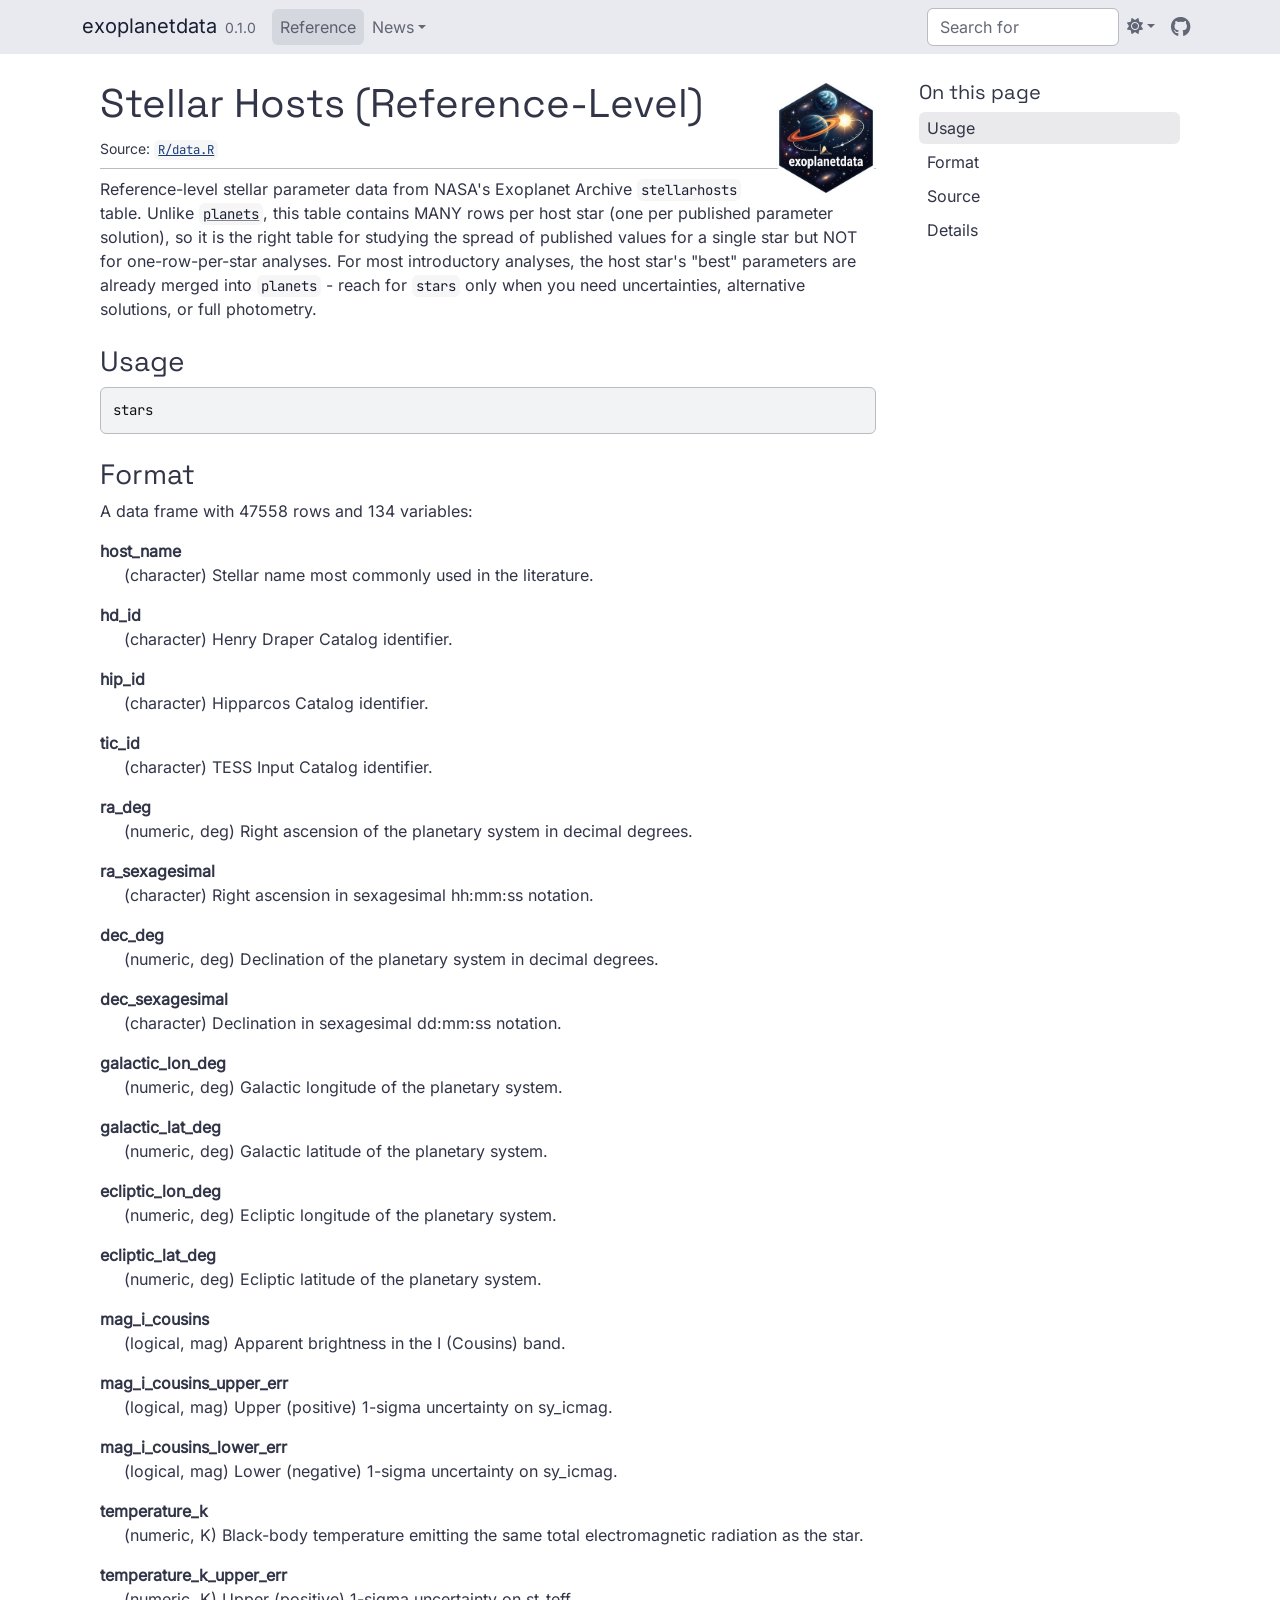
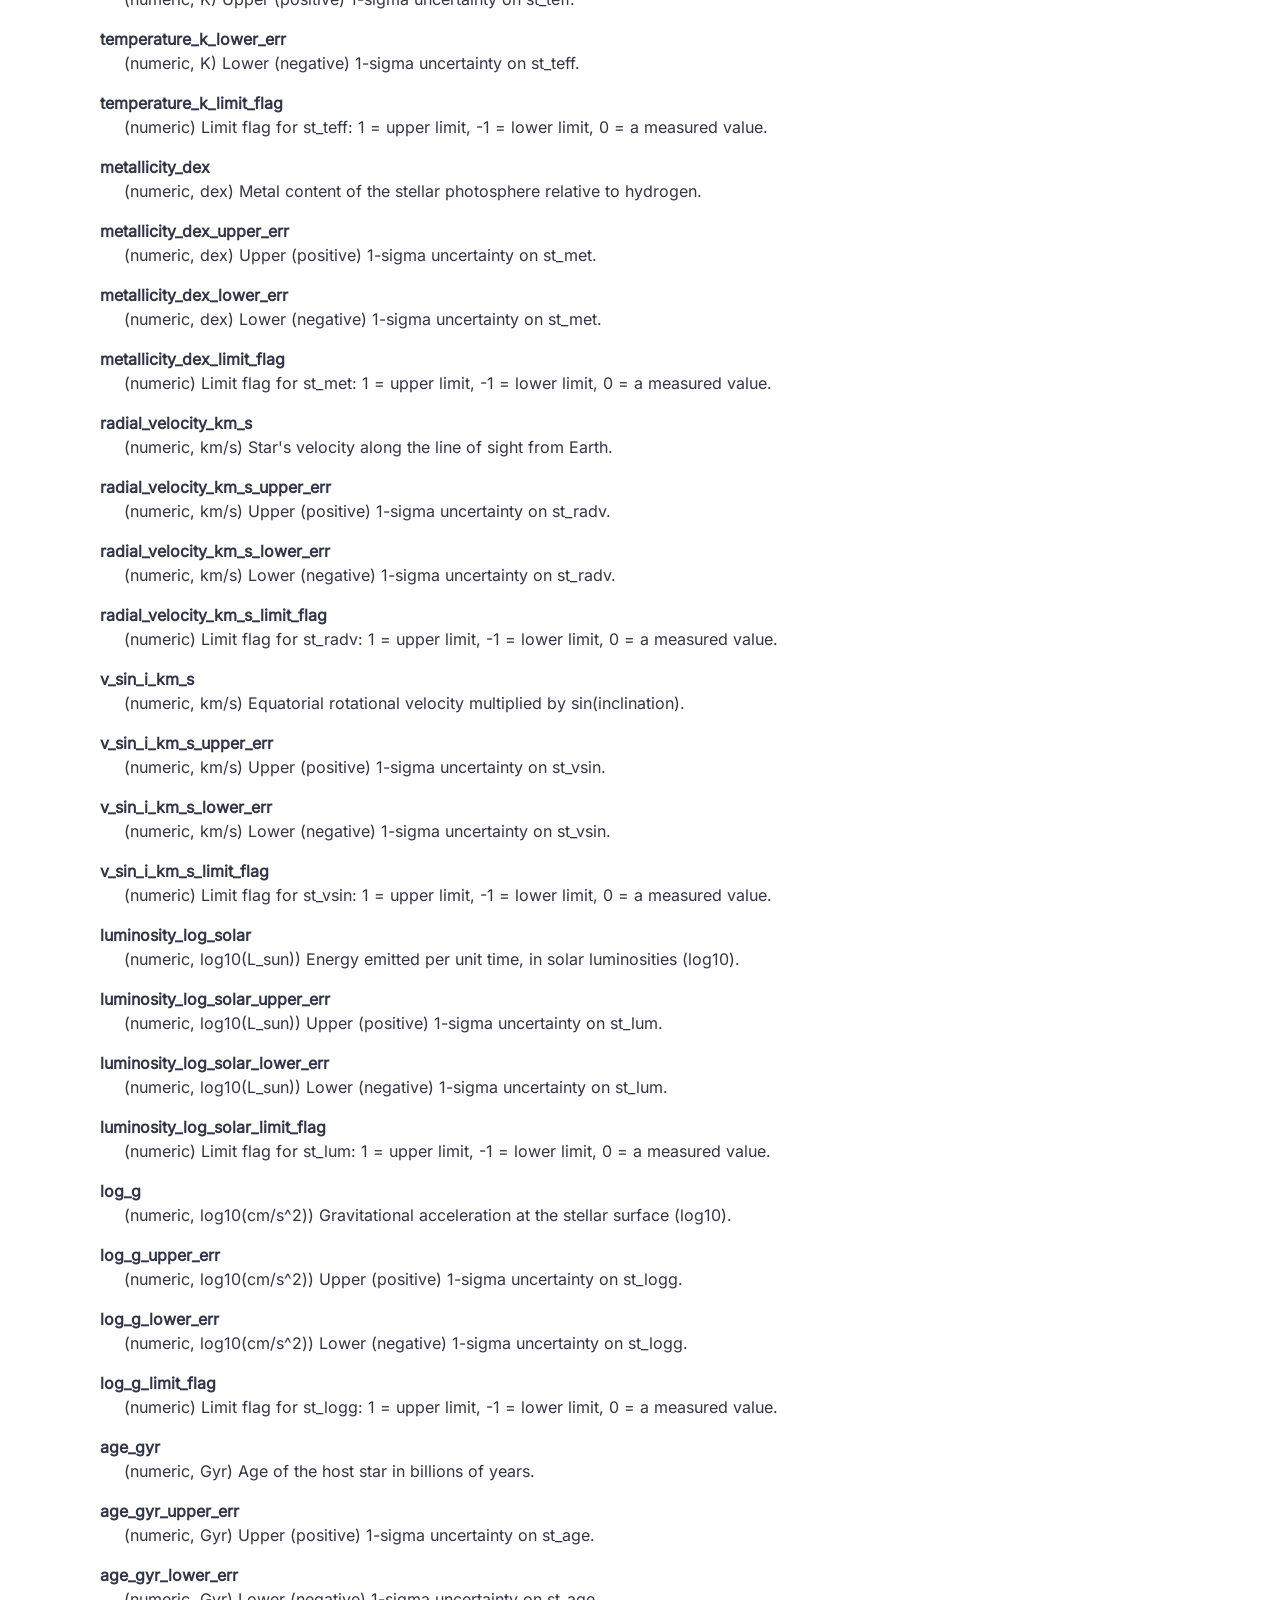
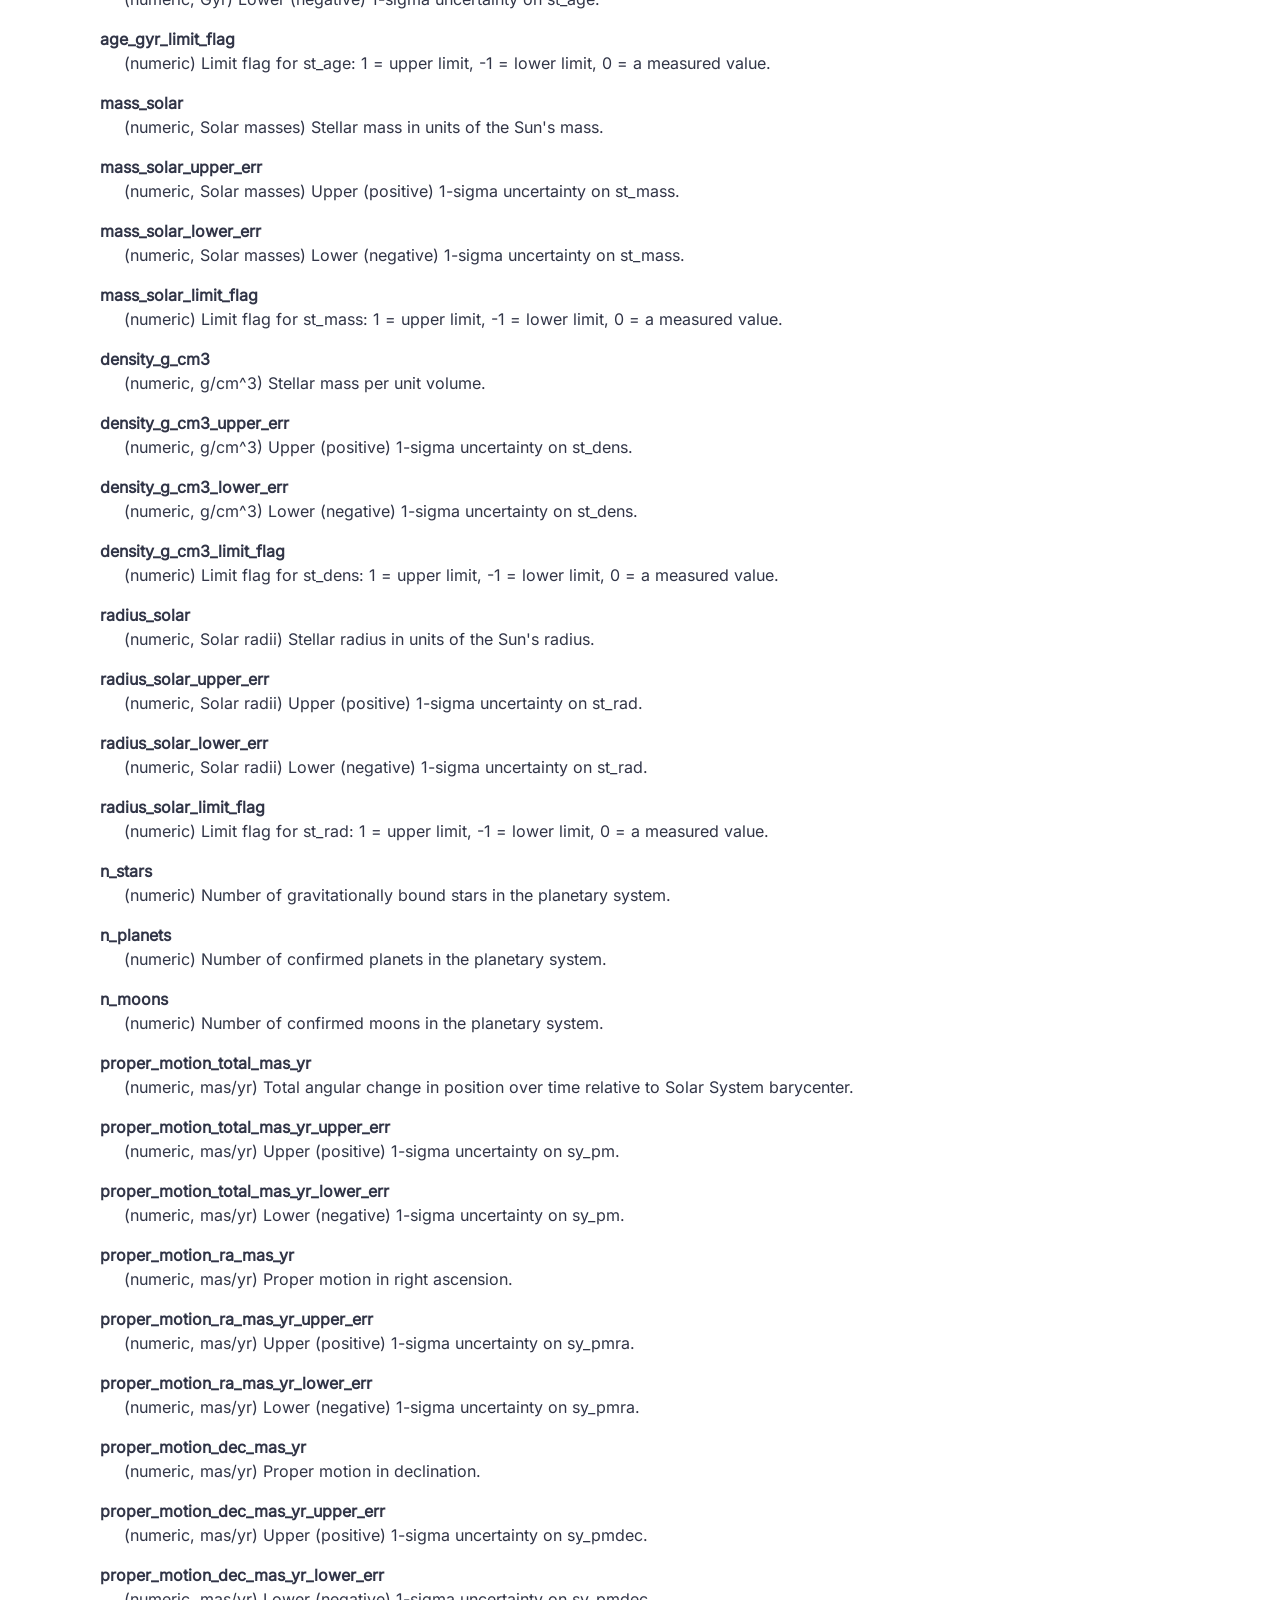
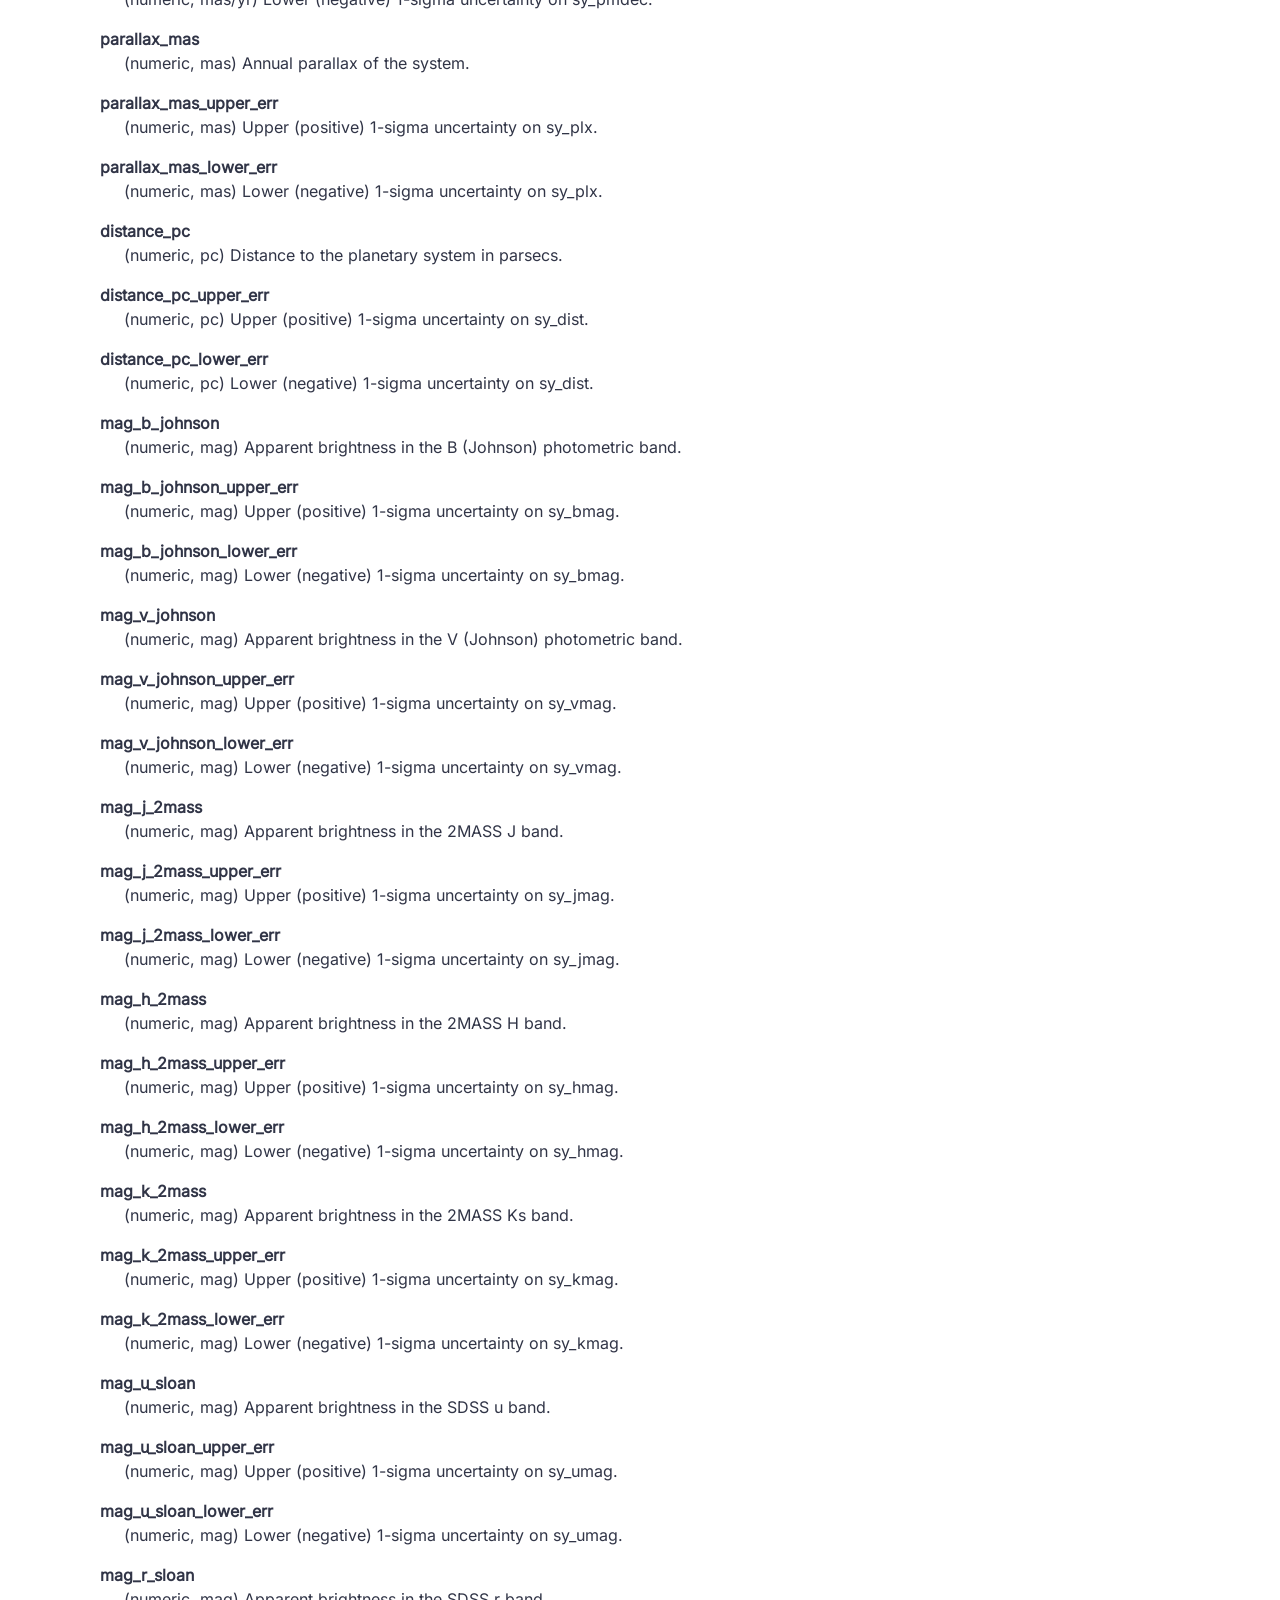
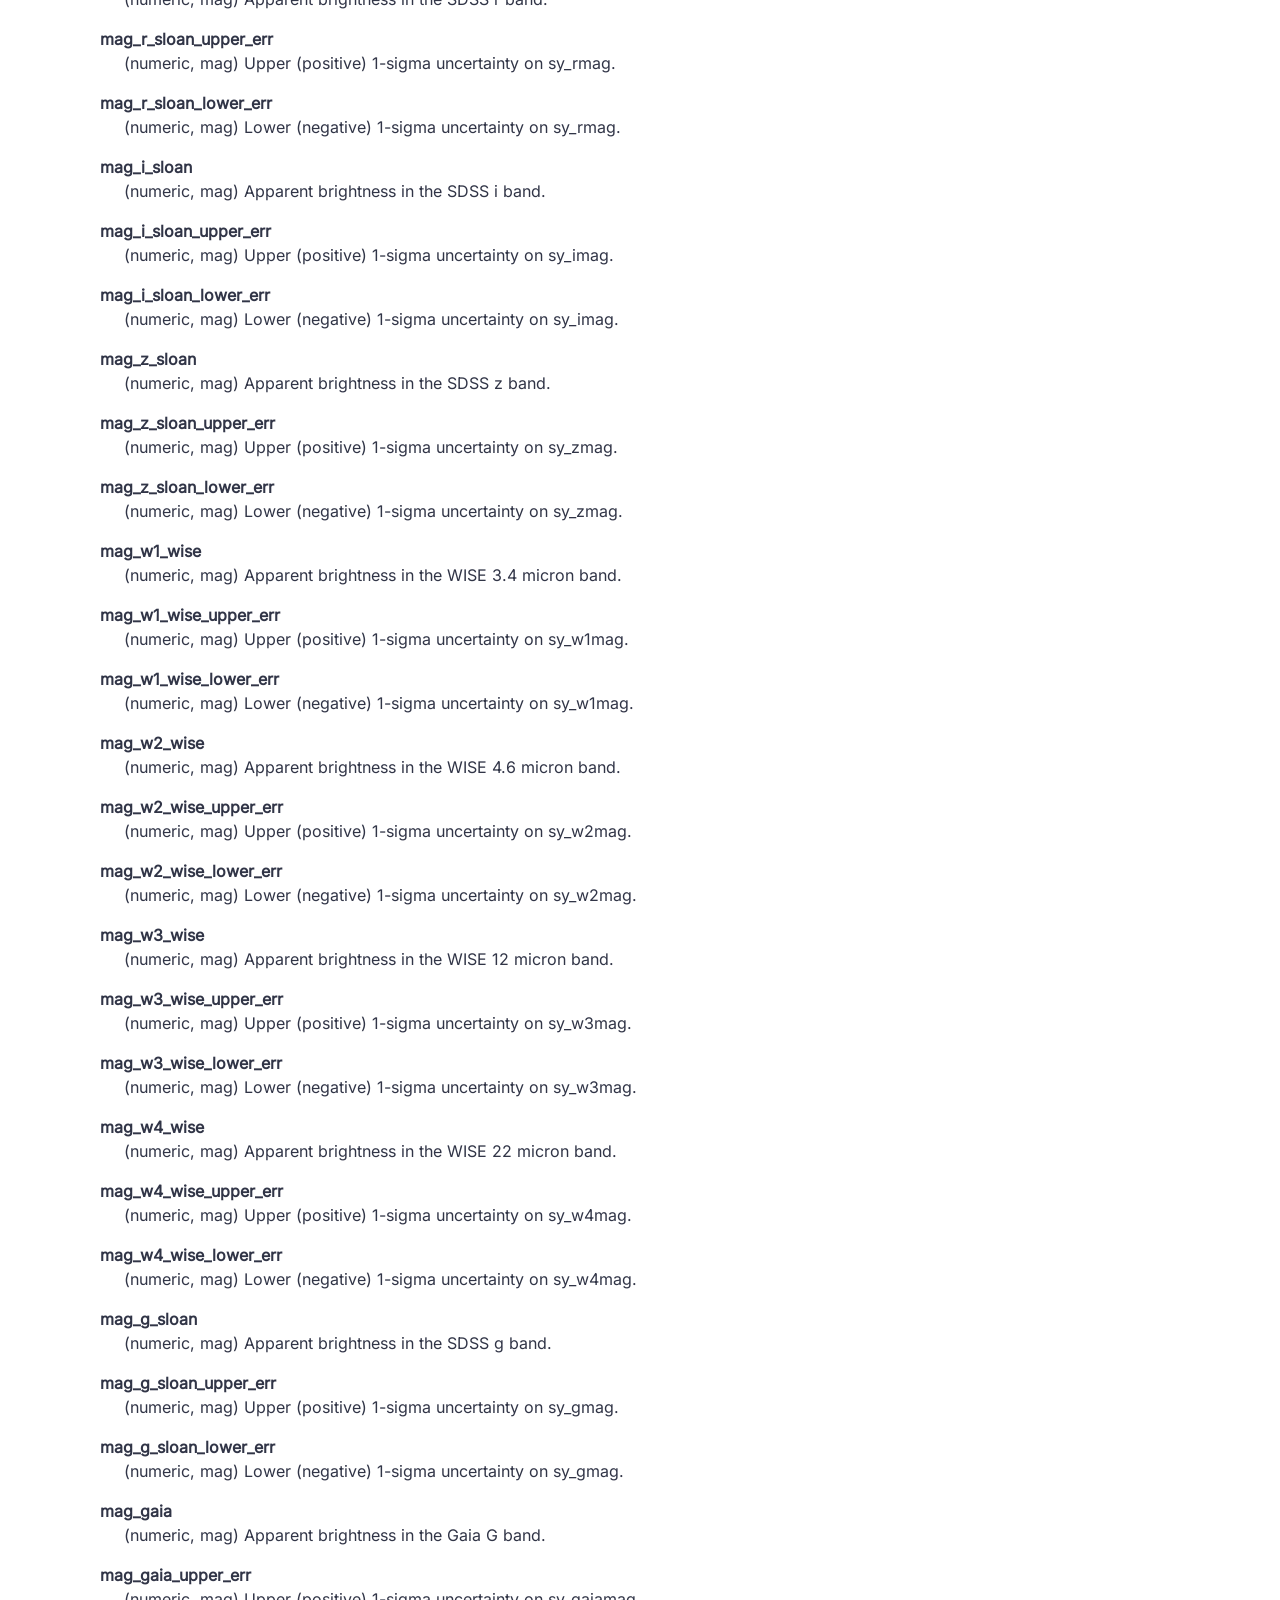
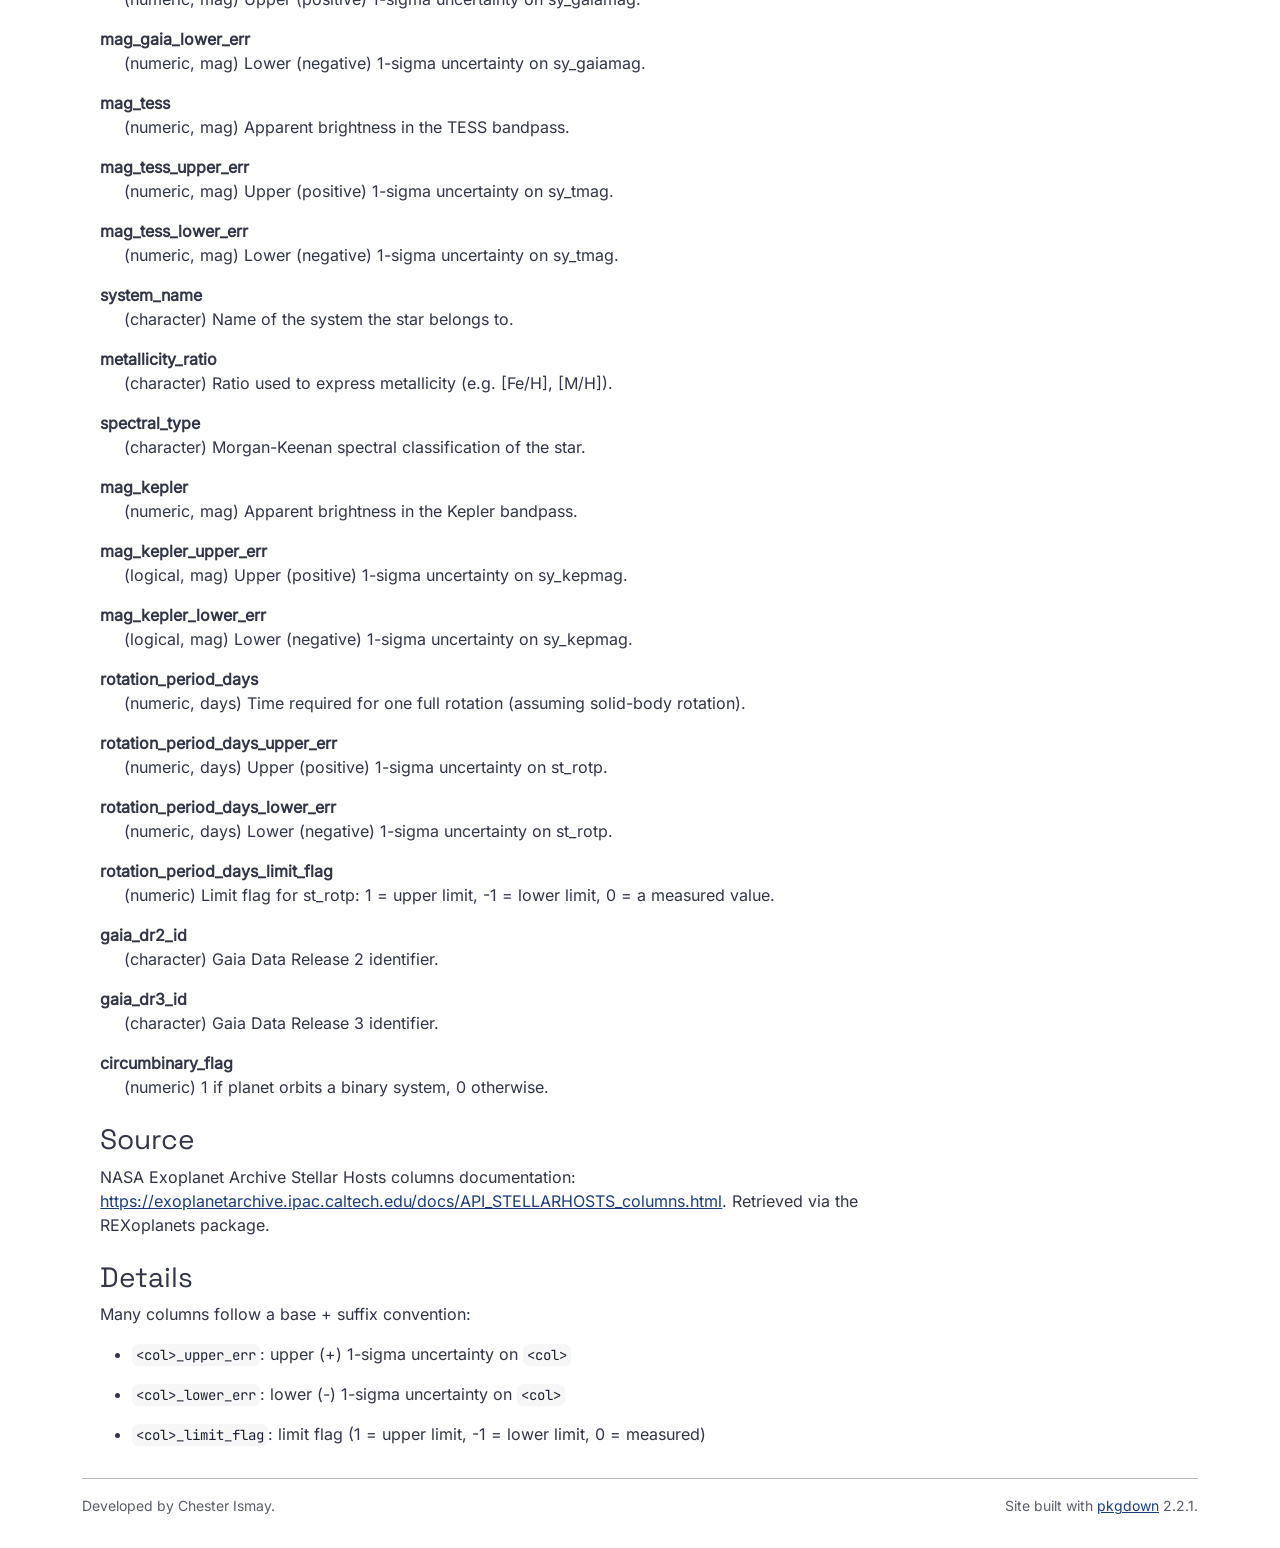
<file: reference/stars.html>
<!DOCTYPE html>
<!-- Generated by pkgdown: do not edit by hand --><html lang="en"><head><meta http-equiv="Content-Type" content="text/html; charset=UTF-8"><meta charset="utf-8"><meta http-equiv="X-UA-Compatible" content="IE=edge"><meta name="viewport" content="width=device-width, initial-scale=1, shrink-to-fit=no"><title>Stellar Hosts (Reference-Level) — stars • exoplanetdata</title><!-- favicons --><link rel="icon" type="image/png" sizes="96x96" href="../favicon-96x96.png"><link rel="icon" type="”image/svg+xml”" href="../favicon.svg"><link rel="apple-touch-icon" sizes="180x180" href="../apple-touch-icon.png"><link rel="icon" sizes="any" href="../favicon.ico"><link rel="manifest" href="../site.webmanifest"><script src="../lightswitch.js"></script><script src="../deps/jquery-3.6.0/jquery-3.6.0.min.js"></script><meta name="viewport" content="width=device-width, initial-scale=1, shrink-to-fit=no"><link href="../deps/bootstrap-5.3.8/bootstrap.min.css" rel="stylesheet"><script src="../deps/bootstrap-5.3.8/bootstrap.bundle.min.js"></script><link href="../deps/Inter-0.4.10/font.css" rel="stylesheet"><link href="../deps/JetBrains_Mono-0.4.10/font.css" rel="stylesheet"><link href="../deps/Space_Grotesk-0.4.10/font.css" rel="stylesheet"><link href="../deps/font-awesome-6.5.2/css/all.min.css" rel="stylesheet"><link href="../deps/font-awesome-6.5.2/css/v4-shims.min.css" rel="stylesheet"><script src="../deps/headroom-0.11.0/headroom.min.js"></script><script src="../deps/headroom-0.11.0/jQuery.headroom.min.js"></script><script src="../deps/bootstrap-toc-1.0.1/bootstrap-toc.min.js"></script><script src="../deps/clipboard.js-2.0.11/clipboard.min.js"></script><script src="../deps/search-1.0.0/autocomplete.jquery.min.js"></script><script src="../deps/search-1.0.0/fuse.min.js"></script><script src="../deps/search-1.0.0/mark.min.js"></script><!-- pkgdown --><script src="../pkgdown.js"></script><meta property="og:title" content="Stellar Hosts (Reference-Level) — stars"><meta name="description" content="Reference-level stellar parameter data from NASA's Exoplanet Archive
stellarhosts table. Unlike planets, this table
contains MANY rows per host star (one per published parameter solution),
so it is the right table for studying the spread of published values for a
single star but NOT for one-row-per-star analyses. For most introductory
analyses, the host star's &quot;best&quot; parameters are already merged into
planets - reach for stars only when you need uncertainties,
alternative solutions, or full photometry."><meta property="og:description" content="Reference-level stellar parameter data from NASA's Exoplanet Archive
stellarhosts table. Unlike planets, this table
contains MANY rows per host star (one per published parameter solution),
so it is the right table for studying the spread of published values for a
single star but NOT for one-row-per-star analyses. For most introductory
analyses, the host star's &quot;best&quot; parameters are already merged into
planets - reach for stars only when you need uncertainties,
alternative solutions, or full photometry."><meta property="og:image" content="https://moderndive.github.io/exoplanetdata/logo.png"></head><body>
    <a href="#main" class="visually-hidden-focusable">Skip to contents</a>


    <nav class="navbar navbar-expand-lg fixed-top " aria-label="Site navigation"><div class="container">

    <a class="navbar-brand me-2" href="../index.html">exoplanetdata</a>

    <small class="nav-text text-muted me-auto" data-bs-toggle="tooltip" data-bs-placement="bottom" title="">0.1.0</small>


    <button class="navbar-toggler" type="button" data-bs-toggle="collapse" data-bs-target="#navbar" aria-controls="navbar" aria-expanded="false" aria-label="Toggle navigation">
      <span class="navbar-toggler-icon"></span>
    </button>

    <div id="navbar" class="collapse navbar-collapse ms-3">
      <ul class="navbar-nav me-auto"><li class="active nav-item"><a class="nav-link" href="../reference/index.html">Reference</a></li>
<li class="nav-item dropdown">
  <button class="nav-link dropdown-toggle" type="button" id="dropdown-news" data-bs-toggle="dropdown" aria-expanded="false" aria-haspopup="true">News</button>
  <ul class="dropdown-menu" aria-labelledby="dropdown-news"><li><h6 class="dropdown-header" data-toc-skip>Releases</h6></li>
    <li><h6 class="dropdown-header" data-toc-skip>Releases</h6></li>
    <li><hr class="dropdown-divider"></li>
    <li><a class="dropdown-item" href="../news/index.html">Changelog</a></li>
  </ul></li>
      </ul><ul class="navbar-nav"><li class="nav-item"><form class="form-inline" role="search">
 <input class="form-control" type="search" name="search-input" id="search-input" autocomplete="off" aria-label="Search site" placeholder="Search for" data-search-index="../search.json"></form></li>
<li class="nav-item dropdown">
  <button class="nav-link dropdown-toggle" type="button" id="dropdown-lightswitch" data-bs-toggle="dropdown" aria-expanded="false" aria-haspopup="true" aria-label="Light switch"><span class="fa fa-sun"></span></button>
  <ul class="dropdown-menu dropdown-menu-end" aria-labelledby="dropdown-lightswitch"><li><button class="dropdown-item" data-bs-theme-value="light"><span class="fa fa-sun"></span> Light</button></li>
    <li><button class="dropdown-item" data-bs-theme-value="dark"><span class="fa fa-moon"></span> Dark</button></li>
    <li><button class="dropdown-item" data-bs-theme-value="auto"><span class="fa fa-adjust"></span> Auto</button></li>
  </ul></li>
<li class="nav-item"><a class="external-link nav-link" href="https://github.com/moderndive/exoplanetdata/" aria-label="GitHub"><span class="fa fab fa-github fa-lg"></span></a></li>
      </ul></div>


  </div>
</nav><div class="container template-reference-topic">
<div class="row">
  <main id="main" class="col-md-9"><div class="page-header">
      <img src="../logo.png" class="logo" alt=""><h1>Stellar Hosts (Reference-Level)</h1>
      <small class="dont-index">Source: <a href="https://github.com/moderndive/exoplanetdata/blob/main/R/data.R" class="external-link"><code>R/data.R</code></a></small>
      <div class="d-none name"><code>stars.Rd</code></div>
    </div>

    <div class="ref-description section level2">
    <p>Reference-level stellar parameter data from NASA's Exoplanet Archive
<code>stellarhosts</code> table. Unlike <code><a href="planets.html">planets</a></code>, this table
contains MANY rows per host star (one per published parameter solution),
so it is the right table for studying the spread of published values for a
single star but NOT for one-row-per-star analyses. For most introductory
analyses, the host star's "best" parameters are already merged into
<code>planets</code> - reach for <code>stars</code> only when you need uncertainties,
alternative solutions, or full photometry.</p>
    </div>

    <div class="section level2">
    <h2 id="ref-usage">Usage<a class="anchor" aria-label="anchor" href="#ref-usage"></a></h2>
    <div class="sourceCode"><pre class="sourceCode r"><code><span><span class="va">stars</span></span></code></pre></div>
    </div>

    <div class="section level2">
    <h2 id="format">Format<a class="anchor" aria-label="anchor" href="#format"></a></h2>
    <p>A data frame with 47558 rows and 134 variables:</p><dl><dt>host_name</dt>
<dd><p>(character) Stellar name most commonly used in the literature.</p></dd>

  <dt>hd_id</dt>
<dd><p>(character) Henry Draper Catalog identifier.</p></dd>

  <dt>hip_id</dt>
<dd><p>(character) Hipparcos Catalog identifier.</p></dd>

  <dt>tic_id</dt>
<dd><p>(character) TESS Input Catalog identifier.</p></dd>

  <dt>ra_deg</dt>
<dd><p>(numeric, deg) Right ascension of the planetary system in decimal degrees.</p></dd>

  <dt>ra_sexagesimal</dt>
<dd><p>(character) Right ascension in sexagesimal hh:mm:ss notation.</p></dd>

  <dt>dec_deg</dt>
<dd><p>(numeric, deg) Declination of the planetary system in decimal degrees.</p></dd>

  <dt>dec_sexagesimal</dt>
<dd><p>(character) Declination in sexagesimal dd:mm:ss notation.</p></dd>

  <dt>galactic_lon_deg</dt>
<dd><p>(numeric, deg) Galactic longitude of the planetary system.</p></dd>

  <dt>galactic_lat_deg</dt>
<dd><p>(numeric, deg) Galactic latitude of the planetary system.</p></dd>

  <dt>ecliptic_lon_deg</dt>
<dd><p>(numeric, deg) Ecliptic longitude of the planetary system.</p></dd>

  <dt>ecliptic_lat_deg</dt>
<dd><p>(numeric, deg) Ecliptic latitude of the planetary system.</p></dd>

  <dt>mag_i_cousins</dt>
<dd><p>(logical, mag) Apparent brightness in the I (Cousins) band.</p></dd>

  <dt>mag_i_cousins_upper_err</dt>
<dd><p>(logical, mag) Upper (positive) 1-sigma uncertainty on sy_icmag.</p></dd>

  <dt>mag_i_cousins_lower_err</dt>
<dd><p>(logical, mag) Lower (negative) 1-sigma uncertainty on sy_icmag.</p></dd>

  <dt>temperature_k</dt>
<dd><p>(numeric, K) Black-body temperature emitting the same total electromagnetic radiation as the star.</p></dd>

  <dt>temperature_k_upper_err</dt>
<dd><p>(numeric, K) Upper (positive) 1-sigma uncertainty on st_teff.</p></dd>

  <dt>temperature_k_lower_err</dt>
<dd><p>(numeric, K) Lower (negative) 1-sigma uncertainty on st_teff.</p></dd>

  <dt>temperature_k_limit_flag</dt>
<dd><p>(numeric) Limit flag for st_teff: 1 = upper limit, -1 = lower limit, 0 = a measured value.</p></dd>

  <dt>metallicity_dex</dt>
<dd><p>(numeric, dex) Metal content of the stellar photosphere relative to hydrogen.</p></dd>

  <dt>metallicity_dex_upper_err</dt>
<dd><p>(numeric, dex) Upper (positive) 1-sigma uncertainty on st_met.</p></dd>

  <dt>metallicity_dex_lower_err</dt>
<dd><p>(numeric, dex) Lower (negative) 1-sigma uncertainty on st_met.</p></dd>

  <dt>metallicity_dex_limit_flag</dt>
<dd><p>(numeric) Limit flag for st_met: 1 = upper limit, -1 = lower limit, 0 = a measured value.</p></dd>

  <dt>radial_velocity_km_s</dt>
<dd><p>(numeric, km/s) Star's velocity along the line of sight from Earth.</p></dd>

  <dt>radial_velocity_km_s_upper_err</dt>
<dd><p>(numeric, km/s) Upper (positive) 1-sigma uncertainty on st_radv.</p></dd>

  <dt>radial_velocity_km_s_lower_err</dt>
<dd><p>(numeric, km/s) Lower (negative) 1-sigma uncertainty on st_radv.</p></dd>

  <dt>radial_velocity_km_s_limit_flag</dt>
<dd><p>(numeric) Limit flag for st_radv: 1 = upper limit, -1 = lower limit, 0 = a measured value.</p></dd>

  <dt>v_sin_i_km_s</dt>
<dd><p>(numeric, km/s) Equatorial rotational velocity multiplied by sin(inclination).</p></dd>

  <dt>v_sin_i_km_s_upper_err</dt>
<dd><p>(numeric, km/s) Upper (positive) 1-sigma uncertainty on st_vsin.</p></dd>

  <dt>v_sin_i_km_s_lower_err</dt>
<dd><p>(numeric, km/s) Lower (negative) 1-sigma uncertainty on st_vsin.</p></dd>

  <dt>v_sin_i_km_s_limit_flag</dt>
<dd><p>(numeric) Limit flag for st_vsin: 1 = upper limit, -1 = lower limit, 0 = a measured value.</p></dd>

  <dt>luminosity_log_solar</dt>
<dd><p>(numeric, log10(L_sun)) Energy emitted per unit time, in solar luminosities (log10).</p></dd>

  <dt>luminosity_log_solar_upper_err</dt>
<dd><p>(numeric, log10(L_sun)) Upper (positive) 1-sigma uncertainty on st_lum.</p></dd>

  <dt>luminosity_log_solar_lower_err</dt>
<dd><p>(numeric, log10(L_sun)) Lower (negative) 1-sigma uncertainty on st_lum.</p></dd>

  <dt>luminosity_log_solar_limit_flag</dt>
<dd><p>(numeric) Limit flag for st_lum: 1 = upper limit, -1 = lower limit, 0 = a measured value.</p></dd>

  <dt>log_g</dt>
<dd><p>(numeric, log10(cm/s^2)) Gravitational acceleration at the stellar surface (log10).</p></dd>

  <dt>log_g_upper_err</dt>
<dd><p>(numeric, log10(cm/s^2)) Upper (positive) 1-sigma uncertainty on st_logg.</p></dd>

  <dt>log_g_lower_err</dt>
<dd><p>(numeric, log10(cm/s^2)) Lower (negative) 1-sigma uncertainty on st_logg.</p></dd>

  <dt>log_g_limit_flag</dt>
<dd><p>(numeric) Limit flag for st_logg: 1 = upper limit, -1 = lower limit, 0 = a measured value.</p></dd>

  <dt>age_gyr</dt>
<dd><p>(numeric, Gyr) Age of the host star in billions of years.</p></dd>

  <dt>age_gyr_upper_err</dt>
<dd><p>(numeric, Gyr) Upper (positive) 1-sigma uncertainty on st_age.</p></dd>

  <dt>age_gyr_lower_err</dt>
<dd><p>(numeric, Gyr) Lower (negative) 1-sigma uncertainty on st_age.</p></dd>

  <dt>age_gyr_limit_flag</dt>
<dd><p>(numeric) Limit flag for st_age: 1 = upper limit, -1 = lower limit, 0 = a measured value.</p></dd>

  <dt>mass_solar</dt>
<dd><p>(numeric, Solar masses) Stellar mass in units of the Sun's mass.</p></dd>

  <dt>mass_solar_upper_err</dt>
<dd><p>(numeric, Solar masses) Upper (positive) 1-sigma uncertainty on st_mass.</p></dd>

  <dt>mass_solar_lower_err</dt>
<dd><p>(numeric, Solar masses) Lower (negative) 1-sigma uncertainty on st_mass.</p></dd>

  <dt>mass_solar_limit_flag</dt>
<dd><p>(numeric) Limit flag for st_mass: 1 = upper limit, -1 = lower limit, 0 = a measured value.</p></dd>

  <dt>density_g_cm3</dt>
<dd><p>(numeric, g/cm^3) Stellar mass per unit volume.</p></dd>

  <dt>density_g_cm3_upper_err</dt>
<dd><p>(numeric, g/cm^3) Upper (positive) 1-sigma uncertainty on st_dens.</p></dd>

  <dt>density_g_cm3_lower_err</dt>
<dd><p>(numeric, g/cm^3) Lower (negative) 1-sigma uncertainty on st_dens.</p></dd>

  <dt>density_g_cm3_limit_flag</dt>
<dd><p>(numeric) Limit flag for st_dens: 1 = upper limit, -1 = lower limit, 0 = a measured value.</p></dd>

  <dt>radius_solar</dt>
<dd><p>(numeric, Solar radii) Stellar radius in units of the Sun's radius.</p></dd>

  <dt>radius_solar_upper_err</dt>
<dd><p>(numeric, Solar radii) Upper (positive) 1-sigma uncertainty on st_rad.</p></dd>

  <dt>radius_solar_lower_err</dt>
<dd><p>(numeric, Solar radii) Lower (negative) 1-sigma uncertainty on st_rad.</p></dd>

  <dt>radius_solar_limit_flag</dt>
<dd><p>(numeric) Limit flag for st_rad: 1 = upper limit, -1 = lower limit, 0 = a measured value.</p></dd>

  <dt>n_stars</dt>
<dd><p>(numeric) Number of gravitationally bound stars in the planetary system.</p></dd>

  <dt>n_planets</dt>
<dd><p>(numeric) Number of confirmed planets in the planetary system.</p></dd>

  <dt>n_moons</dt>
<dd><p>(numeric) Number of confirmed moons in the planetary system.</p></dd>

  <dt>proper_motion_total_mas_yr</dt>
<dd><p>(numeric, mas/yr) Total angular change in position over time relative to Solar System barycenter.</p></dd>

  <dt>proper_motion_total_mas_yr_upper_err</dt>
<dd><p>(numeric, mas/yr) Upper (positive) 1-sigma uncertainty on sy_pm.</p></dd>

  <dt>proper_motion_total_mas_yr_lower_err</dt>
<dd><p>(numeric, mas/yr) Lower (negative) 1-sigma uncertainty on sy_pm.</p></dd>

  <dt>proper_motion_ra_mas_yr</dt>
<dd><p>(numeric, mas/yr) Proper motion in right ascension.</p></dd>

  <dt>proper_motion_ra_mas_yr_upper_err</dt>
<dd><p>(numeric, mas/yr) Upper (positive) 1-sigma uncertainty on sy_pmra.</p></dd>

  <dt>proper_motion_ra_mas_yr_lower_err</dt>
<dd><p>(numeric, mas/yr) Lower (negative) 1-sigma uncertainty on sy_pmra.</p></dd>

  <dt>proper_motion_dec_mas_yr</dt>
<dd><p>(numeric, mas/yr) Proper motion in declination.</p></dd>

  <dt>proper_motion_dec_mas_yr_upper_err</dt>
<dd><p>(numeric, mas/yr) Upper (positive) 1-sigma uncertainty on sy_pmdec.</p></dd>

  <dt>proper_motion_dec_mas_yr_lower_err</dt>
<dd><p>(numeric, mas/yr) Lower (negative) 1-sigma uncertainty on sy_pmdec.</p></dd>

  <dt>parallax_mas</dt>
<dd><p>(numeric, mas) Annual parallax of the system.</p></dd>

  <dt>parallax_mas_upper_err</dt>
<dd><p>(numeric, mas) Upper (positive) 1-sigma uncertainty on sy_plx.</p></dd>

  <dt>parallax_mas_lower_err</dt>
<dd><p>(numeric, mas) Lower (negative) 1-sigma uncertainty on sy_plx.</p></dd>

  <dt>distance_pc</dt>
<dd><p>(numeric, pc) Distance to the planetary system in parsecs.</p></dd>

  <dt>distance_pc_upper_err</dt>
<dd><p>(numeric, pc) Upper (positive) 1-sigma uncertainty on sy_dist.</p></dd>

  <dt>distance_pc_lower_err</dt>
<dd><p>(numeric, pc) Lower (negative) 1-sigma uncertainty on sy_dist.</p></dd>

  <dt>mag_b_johnson</dt>
<dd><p>(numeric, mag) Apparent brightness in the B (Johnson) photometric band.</p></dd>

  <dt>mag_b_johnson_upper_err</dt>
<dd><p>(numeric, mag) Upper (positive) 1-sigma uncertainty on sy_bmag.</p></dd>

  <dt>mag_b_johnson_lower_err</dt>
<dd><p>(numeric, mag) Lower (negative) 1-sigma uncertainty on sy_bmag.</p></dd>

  <dt>mag_v_johnson</dt>
<dd><p>(numeric, mag) Apparent brightness in the V (Johnson) photometric band.</p></dd>

  <dt>mag_v_johnson_upper_err</dt>
<dd><p>(numeric, mag) Upper (positive) 1-sigma uncertainty on sy_vmag.</p></dd>

  <dt>mag_v_johnson_lower_err</dt>
<dd><p>(numeric, mag) Lower (negative) 1-sigma uncertainty on sy_vmag.</p></dd>

  <dt>mag_j_2mass</dt>
<dd><p>(numeric, mag) Apparent brightness in the 2MASS J band.</p></dd>

  <dt>mag_j_2mass_upper_err</dt>
<dd><p>(numeric, mag) Upper (positive) 1-sigma uncertainty on sy_jmag.</p></dd>

  <dt>mag_j_2mass_lower_err</dt>
<dd><p>(numeric, mag) Lower (negative) 1-sigma uncertainty on sy_jmag.</p></dd>

  <dt>mag_h_2mass</dt>
<dd><p>(numeric, mag) Apparent brightness in the 2MASS H band.</p></dd>

  <dt>mag_h_2mass_upper_err</dt>
<dd><p>(numeric, mag) Upper (positive) 1-sigma uncertainty on sy_hmag.</p></dd>

  <dt>mag_h_2mass_lower_err</dt>
<dd><p>(numeric, mag) Lower (negative) 1-sigma uncertainty on sy_hmag.</p></dd>

  <dt>mag_k_2mass</dt>
<dd><p>(numeric, mag) Apparent brightness in the 2MASS Ks band.</p></dd>

  <dt>mag_k_2mass_upper_err</dt>
<dd><p>(numeric, mag) Upper (positive) 1-sigma uncertainty on sy_kmag.</p></dd>

  <dt>mag_k_2mass_lower_err</dt>
<dd><p>(numeric, mag) Lower (negative) 1-sigma uncertainty on sy_kmag.</p></dd>

  <dt>mag_u_sloan</dt>
<dd><p>(numeric, mag) Apparent brightness in the SDSS u band.</p></dd>

  <dt>mag_u_sloan_upper_err</dt>
<dd><p>(numeric, mag) Upper (positive) 1-sigma uncertainty on sy_umag.</p></dd>

  <dt>mag_u_sloan_lower_err</dt>
<dd><p>(numeric, mag) Lower (negative) 1-sigma uncertainty on sy_umag.</p></dd>

  <dt>mag_r_sloan</dt>
<dd><p>(numeric, mag) Apparent brightness in the SDSS r band.</p></dd>

  <dt>mag_r_sloan_upper_err</dt>
<dd><p>(numeric, mag) Upper (positive) 1-sigma uncertainty on sy_rmag.</p></dd>

  <dt>mag_r_sloan_lower_err</dt>
<dd><p>(numeric, mag) Lower (negative) 1-sigma uncertainty on sy_rmag.</p></dd>

  <dt>mag_i_sloan</dt>
<dd><p>(numeric, mag) Apparent brightness in the SDSS i band.</p></dd>

  <dt>mag_i_sloan_upper_err</dt>
<dd><p>(numeric, mag) Upper (positive) 1-sigma uncertainty on sy_imag.</p></dd>

  <dt>mag_i_sloan_lower_err</dt>
<dd><p>(numeric, mag) Lower (negative) 1-sigma uncertainty on sy_imag.</p></dd>

  <dt>mag_z_sloan</dt>
<dd><p>(numeric, mag) Apparent brightness in the SDSS z band.</p></dd>

  <dt>mag_z_sloan_upper_err</dt>
<dd><p>(numeric, mag) Upper (positive) 1-sigma uncertainty on sy_zmag.</p></dd>

  <dt>mag_z_sloan_lower_err</dt>
<dd><p>(numeric, mag) Lower (negative) 1-sigma uncertainty on sy_zmag.</p></dd>

  <dt>mag_w1_wise</dt>
<dd><p>(numeric, mag) Apparent brightness in the WISE 3.4 micron band.</p></dd>

  <dt>mag_w1_wise_upper_err</dt>
<dd><p>(numeric, mag) Upper (positive) 1-sigma uncertainty on sy_w1mag.</p></dd>

  <dt>mag_w1_wise_lower_err</dt>
<dd><p>(numeric, mag) Lower (negative) 1-sigma uncertainty on sy_w1mag.</p></dd>

  <dt>mag_w2_wise</dt>
<dd><p>(numeric, mag) Apparent brightness in the WISE 4.6 micron band.</p></dd>

  <dt>mag_w2_wise_upper_err</dt>
<dd><p>(numeric, mag) Upper (positive) 1-sigma uncertainty on sy_w2mag.</p></dd>

  <dt>mag_w2_wise_lower_err</dt>
<dd><p>(numeric, mag) Lower (negative) 1-sigma uncertainty on sy_w2mag.</p></dd>

  <dt>mag_w3_wise</dt>
<dd><p>(numeric, mag) Apparent brightness in the WISE 12 micron band.</p></dd>

  <dt>mag_w3_wise_upper_err</dt>
<dd><p>(numeric, mag) Upper (positive) 1-sigma uncertainty on sy_w3mag.</p></dd>

  <dt>mag_w3_wise_lower_err</dt>
<dd><p>(numeric, mag) Lower (negative) 1-sigma uncertainty on sy_w3mag.</p></dd>

  <dt>mag_w4_wise</dt>
<dd><p>(numeric, mag) Apparent brightness in the WISE 22 micron band.</p></dd>

  <dt>mag_w4_wise_upper_err</dt>
<dd><p>(numeric, mag) Upper (positive) 1-sigma uncertainty on sy_w4mag.</p></dd>

  <dt>mag_w4_wise_lower_err</dt>
<dd><p>(numeric, mag) Lower (negative) 1-sigma uncertainty on sy_w4mag.</p></dd>

  <dt>mag_g_sloan</dt>
<dd><p>(numeric, mag) Apparent brightness in the SDSS g band.</p></dd>

  <dt>mag_g_sloan_upper_err</dt>
<dd><p>(numeric, mag) Upper (positive) 1-sigma uncertainty on sy_gmag.</p></dd>

  <dt>mag_g_sloan_lower_err</dt>
<dd><p>(numeric, mag) Lower (negative) 1-sigma uncertainty on sy_gmag.</p></dd>

  <dt>mag_gaia</dt>
<dd><p>(numeric, mag) Apparent brightness in the Gaia G band.</p></dd>

  <dt>mag_gaia_upper_err</dt>
<dd><p>(numeric, mag) Upper (positive) 1-sigma uncertainty on sy_gaiamag.</p></dd>

  <dt>mag_gaia_lower_err</dt>
<dd><p>(numeric, mag) Lower (negative) 1-sigma uncertainty on sy_gaiamag.</p></dd>

  <dt>mag_tess</dt>
<dd><p>(numeric, mag) Apparent brightness in the TESS bandpass.</p></dd>

  <dt>mag_tess_upper_err</dt>
<dd><p>(numeric, mag) Upper (positive) 1-sigma uncertainty on sy_tmag.</p></dd>

  <dt>mag_tess_lower_err</dt>
<dd><p>(numeric, mag) Lower (negative) 1-sigma uncertainty on sy_tmag.</p></dd>

  <dt>system_name</dt>
<dd><p>(character) Name of the system the star belongs to.</p></dd>

  <dt>metallicity_ratio</dt>
<dd><p>(character) Ratio used to express metallicity (e.g. [Fe/H], [M/H]).</p></dd>

  <dt>spectral_type</dt>
<dd><p>(character) Morgan-Keenan spectral classification of the star.</p></dd>

  <dt>mag_kepler</dt>
<dd><p>(numeric, mag) Apparent brightness in the Kepler bandpass.</p></dd>

  <dt>mag_kepler_upper_err</dt>
<dd><p>(logical, mag) Upper (positive) 1-sigma uncertainty on sy_kepmag.</p></dd>

  <dt>mag_kepler_lower_err</dt>
<dd><p>(logical, mag) Lower (negative) 1-sigma uncertainty on sy_kepmag.</p></dd>

  <dt>rotation_period_days</dt>
<dd><p>(numeric, days) Time required for one full rotation (assuming solid-body rotation).</p></dd>

  <dt>rotation_period_days_upper_err</dt>
<dd><p>(numeric, days) Upper (positive) 1-sigma uncertainty on st_rotp.</p></dd>

  <dt>rotation_period_days_lower_err</dt>
<dd><p>(numeric, days) Lower (negative) 1-sigma uncertainty on st_rotp.</p></dd>

  <dt>rotation_period_days_limit_flag</dt>
<dd><p>(numeric) Limit flag for st_rotp: 1 = upper limit, -1 = lower limit, 0 = a measured value.</p></dd>

  <dt>gaia_dr2_id</dt>
<dd><p>(character) Gaia Data Release 2 identifier.</p></dd>

  <dt>gaia_dr3_id</dt>
<dd><p>(character) Gaia Data Release 3 identifier.</p></dd>

  <dt>circumbinary_flag</dt>
<dd><p>(numeric) 1 if planet orbits a binary system, 0 otherwise.</p></dd>


</dl></div>
    <div class="section level2">
    <h2 id="source">Source<a class="anchor" aria-label="anchor" href="#source"></a></h2>
    <p>NASA Exoplanet Archive Stellar Hosts columns documentation:
  <a href="https://exoplanetarchive.ipac.caltech.edu/docs/API_STELLARHOSTS_columns.html" class="external-link">https://exoplanetarchive.ipac.caltech.edu/docs/API_STELLARHOSTS_columns.html</a>.
  Retrieved via the <span class="pkg">REXoplanets</span> package.</p>
    </div>
    <div class="section level2">
    <h2 id="details">Details<a class="anchor" aria-label="anchor" href="#details"></a></h2>
    <p>Many columns follow a base + suffix convention:</p><ul><li><p><code>&lt;col&gt;_upper_err</code>: upper (+) 1-sigma uncertainty on <code>&lt;col&gt;</code></p></li>
<li><p><code>&lt;col&gt;_lower_err</code>: lower (-) 1-sigma uncertainty on <code>&lt;col&gt;</code></p></li>
<li><p><code>&lt;col&gt;_limit_flag</code>: limit flag (1 = upper limit, -1 = lower limit, 0 = measured)</p></li>
</ul></div>

  </main><aside class="col-md-3"><nav id="toc" aria-label="Table of contents"><h2>On this page</h2>
    </nav></aside></div>


    <footer><div class="pkgdown-footer-left">
  <p>Developed by Chester Ismay.</p>
</div>

<div class="pkgdown-footer-right">
  <p>Site built with <a href="https://pkgdown.r-lib.org/" class="external-link">pkgdown</a> 2.2.1.</p>
</div>

    </footer></div>





  </body></html>
</file>
<file: deps/Inter-0.4.10/font.css>
/* cyrillic-ext */
@font-face {
  font-family: 'Inter';
  font-style: normal;
  font-weight: 400;
  font-display: swap;
  src: url(UcCO3FwrK3iLTeHuS_nVMrMxCp50SjIw2boKoduKmMEVuLyfAZJhiI2B.woff2) format('woff2');
  unicode-range: U+0460-052F, U+1C80-1C8A, U+20B4, U+2DE0-2DFF, U+A640-A69F, U+FE2E-FE2F;
}
/* cyrillic */
@font-face {
  font-family: 'Inter';
  font-style: normal;
  font-weight: 400;
  font-display: swap;
  src: url(UcCO3FwrK3iLTeHuS_nVMrMxCp50SjIw2boKoduKmMEVuLyfAZthiI2B.woff2) format('woff2');
  unicode-range: U+0301, U+0400-045F, U+0490-0491, U+04B0-04B1, U+2116;
}
/* greek-ext */
@font-face {
  font-family: 'Inter';
  font-style: normal;
  font-weight: 400;
  font-display: swap;
  src: url(UcCO3FwrK3iLTeHuS_nVMrMxCp50SjIw2boKoduKmMEVuLyfAZNhiI2B.woff2) format('woff2');
  unicode-range: U+1F00-1FFF;
}
/* greek */
@font-face {
  font-family: 'Inter';
  font-style: normal;
  font-weight: 400;
  font-display: swap;
  src: url(UcCO3FwrK3iLTeHuS_nVMrMxCp50SjIw2boKoduKmMEVuLyfAZxhiI2B.woff2) format('woff2');
  unicode-range: U+0370-0377, U+037A-037F, U+0384-038A, U+038C, U+038E-03A1, U+03A3-03FF;
}
/* vietnamese */
@font-face {
  font-family: 'Inter';
  font-style: normal;
  font-weight: 400;
  font-display: swap;
  src: url(UcCO3FwrK3iLTeHuS_nVMrMxCp50SjIw2boKoduKmMEVuLyfAZBhiI2B.woff2) format('woff2');
  unicode-range: U+0102-0103, U+0110-0111, U+0128-0129, U+0168-0169, U+01A0-01A1, U+01AF-01B0, U+0300-0301, U+0303-0304, U+0308-0309, U+0323, U+0329, U+1EA0-1EF9, U+20AB;
}
/* latin-ext */
@font-face {
  font-family: 'Inter';
  font-style: normal;
  font-weight: 400;
  font-display: swap;
  src: url(UcCO3FwrK3iLTeHuS_nVMrMxCp50SjIw2boKoduKmMEVuLyfAZFhiI2B.woff2) format('woff2');
  unicode-range: U+0100-02BA, U+02BD-02C5, U+02C7-02CC, U+02CE-02D7, U+02DD-02FF, U+0304, U+0308, U+0329, U+1D00-1DBF, U+1E00-1E9F, U+1EF2-1EFF, U+2020, U+20A0-20AB, U+20AD-20C4, U+2113, U+2C60-2C7F, U+A720-A7FF;
}
/* latin */
@font-face {
  font-family: 'Inter';
  font-style: normal;
  font-weight: 400;
  font-display: swap;
  src: url(UcCO3FwrK3iLTeHuS_nVMrMxCp50SjIw2boKoduKmMEVuLyfAZ9hiA.woff2) format('woff2');
  unicode-range: U+0000-00FF, U+0131, U+0152-0153, U+02BB-02BC, U+02C6, U+02DA, U+02DC, U+0304, U+0308, U+0329, U+2000-206F, U+20AC, U+2122, U+2191, U+2193, U+2212, U+2215, U+FEFF, U+FFFD;
}
</file>
<file: deps/JetBrains_Mono-0.4.10/font.css>
/* cyrillic-ext */
@font-face {
  font-family: 'JetBrains Mono';
  font-style: normal;
  font-weight: 400;
  font-display: swap;
  src: url(tDbY2o-flEEny0FZhsfKu5WU4zr3E_BX0PnT8RD8yKxTN1OVgaY.woff2) format('woff2');
  unicode-range: U+0460-052F, U+1C80-1C8A, U+20B4, U+2DE0-2DFF, U+A640-A69F, U+FE2E-FE2F;
}
/* cyrillic */
@font-face {
  font-family: 'JetBrains Mono';
  font-style: normal;
  font-weight: 400;
  font-display: swap;
  src: url(tDbY2o-flEEny0FZhsfKu5WU4zr3E_BX0PnT8RD8yKxTPlOVgaY.woff2) format('woff2');
  unicode-range: U+0301, U+0400-045F, U+0490-0491, U+04B0-04B1, U+2116;
}
/* greek */
@font-face {
  font-family: 'JetBrains Mono';
  font-style: normal;
  font-weight: 400;
  font-display: swap;
  src: url(tDbY2o-flEEny0FZhsfKu5WU4zr3E_BX0PnT8RD8yKxTOVOVgaY.woff2) format('woff2');
  unicode-range: U+0370-0377, U+037A-037F, U+0384-038A, U+038C, U+038E-03A1, U+03A3-03FF;
}
/* vietnamese */
@font-face {
  font-family: 'JetBrains Mono';
  font-style: normal;
  font-weight: 400;
  font-display: swap;
  src: url(tDbY2o-flEEny0FZhsfKu5WU4zr3E_BX0PnT8RD8yKxTNVOVgaY.woff2) format('woff2');
  unicode-range: U+0102-0103, U+0110-0111, U+0128-0129, U+0168-0169, U+01A0-01A1, U+01AF-01B0, U+0300-0301, U+0303-0304, U+0308-0309, U+0323, U+0329, U+1EA0-1EF9, U+20AB;
}
/* latin-ext */
@font-face {
  font-family: 'JetBrains Mono';
  font-style: normal;
  font-weight: 400;
  font-display: swap;
  src: url(tDbY2o-flEEny0FZhsfKu5WU4zr3E_BX0PnT8RD8yKxTNFOVgaY.woff2) format('woff2');
  unicode-range: U+0100-02BA, U+02BD-02C5, U+02C7-02CC, U+02CE-02D7, U+02DD-02FF, U+0304, U+0308, U+0329, U+1D00-1DBF, U+1E00-1E9F, U+1EF2-1EFF, U+2020, U+20A0-20AB, U+20AD-20C4, U+2113, U+2C60-2C7F, U+A720-A7FF;
}
/* latin */
@font-face {
  font-family: 'JetBrains Mono';
  font-style: normal;
  font-weight: 400;
  font-display: swap;
  src: url(tDbY2o-flEEny0FZhsfKu5WU4zr3E_BX0PnT8RD8yKxTOlOV.woff2) format('woff2');
  unicode-range: U+0000-00FF, U+0131, U+0152-0153, U+02BB-02BC, U+02C6, U+02DA, U+02DC, U+0304, U+0308, U+0329, U+2000-206F, U+20AC, U+2122, U+2191, U+2193, U+2212, U+2215, U+FEFF, U+FFFD;
}
</file>
<file: deps/Space_Grotesk-0.4.10/font.css>
/* vietnamese */
@font-face {
  font-family: 'Space Grotesk';
  font-style: normal;
  font-weight: 400;
  font-display: swap;
  src: url(V8mQoQDjQSkFtoMM3T6r8E7mF71Q-gOoraIAEj7oUXsrPMBTTA.woff2) format('woff2');
  unicode-range: U+0102-0103, U+0110-0111, U+0128-0129, U+0168-0169, U+01A0-01A1, U+01AF-01B0, U+0300-0301, U+0303-0304, U+0308-0309, U+0323, U+0329, U+1EA0-1EF9, U+20AB;
}
/* latin-ext */
@font-face {
  font-family: 'Space Grotesk';
  font-style: normal;
  font-weight: 400;
  font-display: swap;
  src: url(V8mQoQDjQSkFtoMM3T6r8E7mF71Q-gOoraIAEj7oUXsqPMBTTA.woff2) format('woff2');
  unicode-range: U+0100-02BA, U+02BD-02C5, U+02C7-02CC, U+02CE-02D7, U+02DD-02FF, U+0304, U+0308, U+0329, U+1D00-1DBF, U+1E00-1E9F, U+1EF2-1EFF, U+2020, U+20A0-20AB, U+20AD-20C4, U+2113, U+2C60-2C7F, U+A720-A7FF;
}
/* latin */
@font-face {
  font-family: 'Space Grotesk';
  font-style: normal;
  font-weight: 400;
  font-display: swap;
  src: url(V8mQoQDjQSkFtoMM3T6r8E7mF71Q-gOoraIAEj7oUXskPMA.woff2) format('woff2');
  unicode-range: U+0000-00FF, U+0131, U+0152-0153, U+02BB-02BC, U+02C6, U+02DA, U+02DC, U+0304, U+0308, U+0329, U+2000-206F, U+20AC, U+2122, U+2191, U+2193, U+2212, U+2215, U+FEFF, U+FFFD;
}
</file>
<file: deps/font-awesome-6.5.2/css/v4-shims.min.css>
/*!
 * Font Awesome Free 6.5.2 by @fontawesome - https://fontawesome.com
 * License - https://fontawesome.com/license/free (Icons: CC BY 4.0, Fonts: SIL OFL 1.1, Code: MIT License)
 * Copyright 2024 Fonticons, Inc.
 */
.fa.fa-glass:before{content:"\f000"}.fa.fa-envelope-o{font-family:"Font Awesome 6 Free";font-weight:400}.fa.fa-envelope-o:before{content:"\f0e0"}.fa.fa-star-o{font-family:"Font Awesome 6 Free";font-weight:400}.fa.fa-star-o:before{content:"\f005"}.fa.fa-close:before,.fa.fa-remove:before{content:"\f00d"}.fa.fa-gear:before{content:"\f013"}.fa.fa-trash-o{font-family:"Font Awesome 6 Free";font-weight:400}.fa.fa-trash-o:before{content:"\f2ed"}.fa.fa-home:before{content:"\f015"}.fa.fa-file-o{font-family:"Font Awesome 6 Free";font-weight:400}.fa.fa-file-o:before{content:"\f15b"}.fa.fa-clock-o{font-family:"Font Awesome 6 Free";font-weight:400}.fa.fa-clock-o:before{content:"\f017"}.fa.fa-arrow-circle-o-down{font-family:"Font Awesome 6 Free";font-weight:400}.fa.fa-arrow-circle-o-down:before{content:"\f358"}.fa.fa-arrow-circle-o-up{font-family:"Font Awesome 6 Free";font-weight:400}.fa.fa-arrow-circle-o-up:before{content:"\f35b"}.fa.fa-play-circle-o{font-family:"Font Awesome 6 Free";font-weight:400}.fa.fa-play-circle-o:before{content:"\f144"}.fa.fa-repeat:before,.fa.fa-rotate-right:before{content:"\f01e"}.fa.fa-refresh:before{content:"\f021"}.fa.fa-list-alt{font-family:"Font Awesome 6 Free";font-weight:400}.fa.fa-list-alt:before{content:"\f022"}.fa.fa-dedent:before{content:"\f03b"}.fa.fa-video-camera:before{content:"\f03d"}.fa.fa-picture-o{font-family:"Font Awesome 6 Free";font-weight:400}.fa.fa-picture-o:before{content:"\f03e"}.fa.fa-photo{font-family:"Font Awesome 6 Free";font-weight:400}.fa.fa-photo:before{content:"\f03e"}.fa.fa-image{font-family:"Font Awesome 6 Free";font-weight:400}.fa.fa-image:before{content:"\f03e"}.fa.fa-map-marker:before{content:"\f3c5"}.fa.fa-pencil-square-o{font-family:"Font Awesome 6 Free";font-weight:400}.fa.fa-pencil-square-o:before{content:"\f044"}.fa.fa-edit{font-family:"Font Awesome 6 Free";font-weight:400}.fa.fa-edit:before{content:"\f044"}.fa.fa-share-square-o:before{content:"\f14d"}.fa.fa-check-square-o{font-family:"Font Awesome 6 Free";font-weight:400}.fa.fa-check-square-o:before{content:"\f14a"}.fa.fa-arrows:before{content:"\f0b2"}.fa.fa-times-circle-o{font-family:"Font Awesome 6 Free";font-weight:400}.fa.fa-times-circle-o:before{content:"\f057"}.fa.fa-check-circle-o{font-family:"Font Awesome 6 Free";font-weight:400}.fa.fa-check-circle-o:before{content:"\f058"}.fa.fa-mail-forward:before{content:"\f064"}.fa.fa-expand:before{content:"\f424"}.fa.fa-compress:before{content:"\f422"}.fa.fa-eye,.fa.fa-eye-slash{font-family:"Font Awesome 6 Free";font-weight:400}.fa.fa-warning:before{content:"\f071"}.fa.fa-calendar:before{content:"\f073"}.fa.fa-arrows-v:before{content:"\f338"}.fa.fa-arrows-h:before{content:"\f337"}.fa.fa-bar-chart-o:before,.fa.fa-bar-chart:before{content:"\e0e3"}.fa.fa-twitter-square{font-family:"Font Awesome 6 Brands";font-weight:400}.fa.fa-twitter-square:before{content:"\f081"}.fa.fa-facebook-square{font-family:"Font Awesome 6 Brands";font-weight:400}.fa.fa-facebook-square:before{content:"\f082"}.fa.fa-gears:before{content:"\f085"}.fa.fa-thumbs-o-up{font-family:"Font Awesome 6 Free";font-weight:400}.fa.fa-thumbs-o-up:before{content:"\f164"}.fa.fa-thumbs-o-down{font-family:"Font Awesome 6 Free";font-weight:400}.fa.fa-thumbs-o-down:before{content:"\f165"}.fa.fa-heart-o{font-family:"Font Awesome 6 Free";font-weight:400}.fa.fa-heart-o:before{content:"\f004"}.fa.fa-sign-out:before{content:"\f2f5"}.fa.fa-linkedin-square{font-family:"Font Awesome 6 Brands";font-weight:400}.fa.fa-linkedin-square:before{content:"\f08c"}.fa.fa-thumb-tack:before{content:"\f08d"}.fa.fa-external-link:before{content:"\f35d"}.fa.fa-sign-in:before{content:"\f2f6"}.fa.fa-github-square{font-family:"Font Awesome 6 Brands";font-weight:400}.fa.fa-github-square:before{content:"\f092"}.fa.fa-lemon-o{font-family:"Font Awesome 6 Free";font-weight:400}.fa.fa-lemon-o:before{content:"\f094"}.fa.fa-square-o{font-family:"Font Awesome 6 Free";font-weight:400}.fa.fa-square-o:before{content:"\f0c8"}.fa.fa-bookmark-o{font-family:"Font Awesome 6 Free";font-weight:400}.fa.fa-bookmark-o:before{content:"\f02e"}.fa.fa-facebook,.fa.fa-twitter{font-family:"Font Awesome 6 Brands";font-weight:400}.fa.fa-facebook:before{content:"\f39e"}.fa.fa-facebook-f{font-family:"Font Awesome 6 Brands";font-weight:400}.fa.fa-facebook-f:before{content:"\f39e"}.fa.fa-github{font-family:"Font Awesome 6 Brands";font-weight:400}.fa.fa-credit-card{font-family:"Font Awesome 6 Free";font-weight:400}.fa.fa-feed:before{content:"\f09e"}.fa.fa-hdd-o{font-family:"Font Awesome 6 Free";font-weight:400}.fa.fa-hdd-o:before{content:"\f0a0"}.fa.fa-hand-o-right{font-family:"Font Awesome 6 Free";font-weight:400}.fa.fa-hand-o-right:before{content:"\f0a4"}.fa.fa-hand-o-left{font-family:"Font Awesome 6 Free";font-weight:400}.fa.fa-hand-o-left:before{content:"\f0a5"}.fa.fa-hand-o-up{font-family:"Font Awesome 6 Free";font-weight:400}.fa.fa-hand-o-up:before{content:"\f0a6"}.fa.fa-hand-o-down{font-family:"Font Awesome 6 Free";font-weight:400}.fa.fa-hand-o-down:before{content:"\f0a7"}.fa.fa-globe:before{content:"\f57d"}.fa.fa-tasks:before{content:"\f828"}.fa.fa-arrows-alt:before{content:"\f31e"}.fa.fa-group:before{content:"\f0c0"}.fa.fa-chain:before{content:"\f0c1"}.fa.fa-cut:before{content:"\f0c4"}.fa.fa-files-o{font-family:"Font Awesome 6 Free";font-weight:400}.fa.fa-files-o:before{content:"\f0c5"}.fa.fa-floppy-o{font-family:"Font Awesome 6 Free";font-weight:400}.fa.fa-floppy-o:before{content:"\f0c7"}.fa.fa-save{font-family:"Font Awesome 6 Free";font-weight:400}.fa.fa-save:before{content:"\f0c7"}.fa.fa-navicon:before,.fa.fa-reorder:before{content:"\f0c9"}.fa.fa-magic:before{content:"\e2ca"}.fa.fa-pinterest,.fa.fa-pinterest-square{font-family:"Font Awesome 6 Brands";font-weight:400}.fa.fa-pinterest-square:before{content:"\f0d3"}.fa.fa-google-plus-square{font-family:"Font Awesome 6 Brands";font-weight:400}.fa.fa-google-plus-square:before{content:"\f0d4"}.fa.fa-google-plus{font-family:"Font Awesome 6 Brands";font-weight:400}.fa.fa-google-plus:before{content:"\f0d5"}.fa.fa-money:before{content:"\f3d1"}.fa.fa-unsorted:before{content:"\f0dc"}.fa.fa-sort-desc:before{content:"\f0dd"}.fa.fa-sort-asc:before{content:"\f0de"}.fa.fa-linkedin{font-family:"Font Awesome 6 Brands";font-weight:400}.fa.fa-linkedin:before{content:"\f0e1"}.fa.fa-rotate-left:before{content:"\f0e2"}.fa.fa-legal:before{content:"\f0e3"}.fa.fa-dashboard:before,.fa.fa-tachometer:before{content:"\f625"}.fa.fa-comment-o{font-family:"Font Awesome 6 Free";font-weight:400}.fa.fa-comment-o:before{content:"\f075"}.fa.fa-comments-o{font-family:"Font Awesome 6 Free";font-weight:400}.fa.fa-comments-o:before{content:"\f086"}.fa.fa-flash:before{content:"\f0e7"}.fa.fa-clipboard:before{content:"\f0ea"}.fa.fa-lightbulb-o{font-family:"Font Awesome 6 Free";font-weight:400}.fa.fa-lightbulb-o:before{content:"\f0eb"}.fa.fa-exchange:before{content:"\f362"}.fa.fa-cloud-download:before{content:"\f0ed"}.fa.fa-cloud-upload:before{content:"\f0ee"}.fa.fa-bell-o{font-family:"Font Awesome 6 Free";font-weight:400}.fa.fa-bell-o:before{content:"\f0f3"}.fa.fa-cutlery:before{content:"\f2e7"}.fa.fa-file-text-o{font-family:"Font Awesome 6 Free";font-weight:400}.fa.fa-file-text-o:before{content:"\f15c"}.fa.fa-building-o{font-family:"Font Awesome 6 Free";font-weight:400}.fa.fa-building-o:before{content:"\f1ad"}.fa.fa-hospital-o{font-family:"Font Awesome 6 Free";font-weight:400}.fa.fa-hospital-o:before{content:"\f0f8"}.fa.fa-tablet:before{content:"\f3fa"}.fa.fa-mobile-phone:before,.fa.fa-mobile:before{content:"\f3cd"}.fa.fa-circle-o{font-family:"Font Awesome 6 Free";font-weight:400}.fa.fa-circle-o:before{content:"\f111"}.fa.fa-mail-reply:before{content:"\f3e5"}.fa.fa-github-alt{font-family:"Font Awesome 6 Brands";font-weight:400}.fa.fa-folder-o{font-family:"Font Awesome 6 Free";font-weight:400}.fa.fa-folder-o:before{content:"\f07b"}.fa.fa-folder-open-o{font-family:"Font Awesome 6 Free";font-weight:400}.fa.fa-folder-open-o:before{content:"\f07c"}.fa.fa-smile-o{font-family:"Font Awesome 6 Free";font-weight:400}.fa.fa-smile-o:before{content:"\f118"}.fa.fa-frown-o{font-family:"Font Awesome 6 Free";font-weight:400}.fa.fa-frown-o:before{content:"\f119"}.fa.fa-meh-o{font-family:"Font Awesome 6 Free";font-weight:400}.fa.fa-meh-o:before{content:"\f11a"}.fa.fa-keyboard-o{font-family:"Font Awesome 6 Free";font-weight:400}.fa.fa-keyboard-o:before{content:"\f11c"}.fa.fa-flag-o{font-family:"Font Awesome 6 Free";font-weight:400}.fa.fa-flag-o:before{content:"\f024"}.fa.fa-mail-reply-all:before{content:"\f122"}.fa.fa-star-half-o{font-family:"Font Awesome 6 Free";font-weight:400}.fa.fa-star-half-o:before{content:"\f5c0"}.fa.fa-star-half-empty{font-family:"Font Awesome 6 Free";font-weight:400}.fa.fa-star-half-empty:before{content:"\f5c0"}.fa.fa-star-half-full{font-family:"Font Awesome 6 Free";font-weight:400}.fa.fa-star-half-full:before{content:"\f5c0"}.fa.fa-code-fork:before{content:"\f126"}.fa.fa-chain-broken:before,.fa.fa-unlink:before{content:"\f127"}.fa.fa-calendar-o{font-family:"Font Awesome 6 Free";font-weight:400}.fa.fa-calendar-o:before{content:"\f133"}.fa.fa-css3,.fa.fa-html5,.fa.fa-maxcdn{font-family:"Font Awesome 6 Brands";font-weight:400}.fa.fa-unlock-alt:before{content:"\f09c"}.fa.fa-minus-square-o{font-family:"Font Awesome 6 Free";font-weight:400}.fa.fa-minus-square-o:before{content:"\f146"}.fa.fa-level-up:before{content:"\f3bf"}.fa.fa-level-down:before{content:"\f3be"}.fa.fa-pencil-square:before{content:"\f14b"}.fa.fa-external-link-square:before{content:"\f360"}.fa.fa-compass{font-family:"Font Awesome 6 Free";font-weight:400}.fa.fa-caret-square-o-down{font-family:"Font Awesome 6 Free";font-weight:400}.fa.fa-caret-square-o-down:before{content:"\f150"}.fa.fa-toggle-down{font-family:"Font Awesome 6 Free";font-weight:400}.fa.fa-toggle-down:before{content:"\f150"}.fa.fa-caret-square-o-up{font-family:"Font Awesome 6 Free";font-weight:400}.fa.fa-caret-square-o-up:before{content:"\f151"}.fa.fa-toggle-up{font-family:"Font Awesome 6 Free";font-weight:400}.fa.fa-toggle-up:before{content:"\f151"}.fa.fa-caret-square-o-right{font-family:"Font Awesome 6 Free";font-weight:400}.fa.fa-caret-square-o-right:before{content:"\f152"}.fa.fa-toggle-right{font-family:"Font Awesome 6 Free";font-weight:400}.fa.fa-toggle-right:before{content:"\f152"}.fa.fa-eur:before,.fa.fa-euro:before{content:"\f153"}.fa.fa-gbp:before{content:"\f154"}.fa.fa-dollar:before,.fa.fa-usd:before{content:"\24"}.fa.fa-inr:before,.fa.fa-rupee:before{content:"\e1bc"}.fa.fa-cny:before,.fa.fa-jpy:before,.fa.fa-rmb:before,.fa.fa-yen:before{content:"\f157"}.fa.fa-rouble:before,.fa.fa-rub:before,.fa.fa-ruble:before{content:"\f158"}.fa.fa-krw:before,.fa.fa-won:before{content:"\f159"}.fa.fa-bitcoin,.fa.fa-btc{font-family:"Font Awesome 6 Brands";font-weight:400}.fa.fa-bitcoin:before{content:"\f15a"}.fa.fa-file-text:before{content:"\f15c"}.fa.fa-sort-alpha-asc:before{content:"\f15d"}.fa.fa-sort-alpha-desc:before{content:"\f881"}.fa.fa-sort-amount-asc:before{content:"\f884"}.fa.fa-sort-amount-desc:before{content:"\f160"}.fa.fa-sort-numeric-asc:before{content:"\f162"}.fa.fa-sort-numeric-desc:before{content:"\f886"}.fa.fa-youtube-square{font-family:"Font Awesome 6 Brands";font-weight:400}.fa.fa-youtube-square:before{content:"\f431"}.fa.fa-xing,.fa.fa-xing-square,.fa.fa-youtube{font-family:"Font Awesome 6 Brands";font-weight:400}.fa.fa-xing-square:before{content:"\f169"}.fa.fa-youtube-play{font-family:"Font Awesome 6 Brands";font-weight:400}.fa.fa-youtube-play:before{content:"\f167"}.fa.fa-adn,.fa.fa-bitbucket,.fa.fa-bitbucket-square,.fa.fa-dropbox,.fa.fa-flickr,.fa.fa-instagram,.fa.fa-stack-overflow{font-family:"Font Awesome 6 Brands";font-weight:400}.fa.fa-bitbucket-square:before{content:"\f171"}.fa.fa-tumblr,.fa.fa-tumblr-square{font-family:"Font Awesome 6 Brands";font-weight:400}.fa.fa-tumblr-square:before{content:"\f174"}.fa.fa-long-arrow-down:before{content:"\f309"}.fa.fa-long-arrow-up:before{content:"\f30c"}.fa.fa-long-arrow-left:before{content:"\f30a"}.fa.fa-long-arrow-right:before{content:"\f30b"}.fa.fa-android,.fa.fa-apple,.fa.fa-dribbble,.fa.fa-foursquare,.fa.fa-gittip,.fa.fa-gratipay,.fa.fa-linux,.fa.fa-skype,.fa.fa-trello,.fa.fa-windows{font-family:"Font Awesome 6 Brands";font-weight:400}.fa.fa-gittip:before{content:"\f184"}.fa.fa-sun-o{font-family:"Font Awesome 6 Free";font-weight:400}.fa.fa-sun-o:before{content:"\f185"}.fa.fa-moon-o{font-family:"Font Awesome 6 Free";font-weight:400}.fa.fa-moon-o:before{content:"\f186"}.fa.fa-pagelines,.fa.fa-renren,.fa.fa-stack-exchange,.fa.fa-vk,.fa.fa-weibo{font-family:"Font Awesome 6 Brands";font-weight:400}.fa.fa-arrow-circle-o-right{font-family:"Font Awesome 6 Free";font-weight:400}.fa.fa-arrow-circle-o-right:before{content:"\f35a"}.fa.fa-arrow-circle-o-left{font-family:"Font Awesome 6 Free";font-weight:400}.fa.fa-arrow-circle-o-left:before{content:"\f359"}.fa.fa-caret-square-o-left{font-family:"Font Awesome 6 Free";font-weight:400}.fa.fa-caret-square-o-left:before{content:"\f191"}.fa.fa-toggle-left{font-family:"Font Awesome 6 Free";font-weight:400}.fa.fa-toggle-left:before{content:"\f191"}.fa.fa-dot-circle-o{font-family:"Font Awesome 6 Free";font-weight:400}.fa.fa-dot-circle-o:before{content:"\f192"}.fa.fa-vimeo-square{font-family:"Font Awesome 6 Brands";font-weight:400}.fa.fa-vimeo-square:before{content:"\f194"}.fa.fa-try:before,.fa.fa-turkish-lira:before{content:"\e2bb"}.fa.fa-plus-square-o{font-family:"Font Awesome 6 Free";font-weight:400}.fa.fa-plus-square-o:before{content:"\f0fe"}.fa.fa-openid,.fa.fa-slack,.fa.fa-wordpress{font-family:"Font Awesome 6 Brands";font-weight:400}.fa.fa-bank:before,.fa.fa-institution:before{content:"\f19c"}.fa.fa-mortar-board:before{content:"\f19d"}.fa.fa-google,.fa.fa-reddit,.fa.fa-reddit-square,.fa.fa-yahoo{font-family:"Font Awesome 6 Brands";font-weight:400}.fa.fa-reddit-square:before{content:"\f1a2"}.fa.fa-behance,.fa.fa-behance-square,.fa.fa-delicious,.fa.fa-digg,.fa.fa-drupal,.fa.fa-joomla,.fa.fa-pied-piper-alt,.fa.fa-pied-piper-pp,.fa.fa-stumbleupon,.fa.fa-stumbleupon-circle{font-family:"Font Awesome 6 Brands";font-weight:400}.fa.fa-behance-square:before{content:"\f1b5"}.fa.fa-steam,.fa.fa-steam-square{font-family:"Font Awesome 6 Brands";font-weight:400}.fa.fa-steam-square:before{content:"\f1b7"}.fa.fa-automobile:before{content:"\f1b9"}.fa.fa-cab:before{content:"\f1ba"}.fa.fa-deviantart,.fa.fa-soundcloud,.fa.fa-spotify{font-family:"Font Awesome 6 Brands";font-weight:400}.fa.fa-file-pdf-o{font-family:"Font Awesome 6 Free";font-weight:400}.fa.fa-file-pdf-o:before{content:"\f1c1"}.fa.fa-file-word-o{font-family:"Font Awesome 6 Free";font-weight:400}.fa.fa-file-word-o:before{content:"\f1c2"}.fa.fa-file-excel-o{font-family:"Font Awesome 6 Free";font-weight:400}.fa.fa-file-excel-o:before{content:"\f1c3"}.fa.fa-file-powerpoint-o{font-family:"Font Awesome 6 Free";font-weight:400}.fa.fa-file-powerpoint-o:before{content:"\f1c4"}.fa.fa-file-image-o{font-family:"Font Awesome 6 Free";font-weight:400}.fa.fa-file-image-o:before{content:"\f1c5"}.fa.fa-file-photo-o{font-family:"Font Awesome 6 Free";font-weight:400}.fa.fa-file-photo-o:before{content:"\f1c5"}.fa.fa-file-picture-o{font-family:"Font Awesome 6 Free";font-weight:400}.fa.fa-file-picture-o:before{content:"\f1c5"}.fa.fa-file-archive-o{font-family:"Font Awesome 6 Free";font-weight:400}.fa.fa-file-archive-o:before{content:"\f1c6"}.fa.fa-file-zip-o{font-family:"Font Awesome 6 Free";font-weight:400}.fa.fa-file-zip-o:before{content:"\f1c6"}.fa.fa-file-audio-o{font-family:"Font Awesome 6 Free";font-weight:400}.fa.fa-file-audio-o:before{content:"\f1c7"}.fa.fa-file-sound-o{font-family:"Font Awesome 6 Free";font-weight:400}.fa.fa-file-sound-o:before{content:"\f1c7"}.fa.fa-file-video-o{font-family:"Font Awesome 6 Free";font-weight:400}.fa.fa-file-video-o:before{content:"\f1c8"}.fa.fa-file-movie-o{font-family:"Font Awesome 6 Free";font-weight:400}.fa.fa-file-movie-o:before{content:"\f1c8"}.fa.fa-file-code-o{font-family:"Font Awesome 6 Free";font-weight:400}.fa.fa-file-code-o:before{content:"\f1c9"}.fa.fa-codepen,.fa.fa-jsfiddle,.fa.fa-vine{font-family:"Font Awesome 6 Brands";font-weight:400}.fa.fa-life-bouy:before,.fa.fa-life-buoy:before,.fa.fa-life-saver:before,.fa.fa-support:before{content:"\f1cd"}.fa.fa-circle-o-notch:before{content:"\f1ce"}.fa.fa-ra,.fa.fa-rebel{font-family:"Font Awesome 6 Brands";font-weight:400}.fa.fa-ra:before{content:"\f1d0"}.fa.fa-resistance{font-family:"Font Awesome 6 Brands";font-weight:400}.fa.fa-resistance:before{content:"\f1d0"}.fa.fa-empire,.fa.fa-ge{font-family:"Font Awesome 6 Brands";font-weight:400}.fa.fa-ge:before{content:"\f1d1"}.fa.fa-git-square{font-family:"Font Awesome 6 Brands";font-weight:400}.fa.fa-git-square:before{content:"\f1d2"}.fa.fa-git,.fa.fa-hacker-news,.fa.fa-y-combinator-square{font-family:"Font Awesome 6 Brands";font-weight:400}.fa.fa-y-combinator-square:before{content:"\f1d4"}.fa.fa-yc-square{font-family:"Font Awesome 6 Brands";font-weight:400}.fa.fa-yc-square:before{content:"\f1d4"}.fa.fa-qq,.fa.fa-tencent-weibo,.fa.fa-wechat,.fa.fa-weixin{font-family:"Font Awesome 6 Brands";font-weight:400}.fa.fa-wechat:before{content:"\f1d7"}.fa.fa-send:before{content:"\f1d8"}.fa.fa-paper-plane-o{font-family:"Font Awesome 6 Free";font-weight:400}.fa.fa-paper-plane-o:before{content:"\f1d8"}.fa.fa-send-o{font-family:"Font Awesome 6 Free";font-weight:400}.fa.fa-send-o:before{content:"\f1d8"}.fa.fa-circle-thin{font-family:"Font Awesome 6 Free";font-weight:400}.fa.fa-circle-thin:before{content:"\f111"}.fa.fa-header:before{content:"\f1dc"}.fa.fa-futbol-o{font-family:"Font Awesome 6 Free";font-weight:400}.fa.fa-futbol-o:before{content:"\f1e3"}.fa.fa-soccer-ball-o{font-family:"Font Awesome 6 Free";font-weight:400}.fa.fa-soccer-ball-o:before{content:"\f1e3"}.fa.fa-slideshare,.fa.fa-twitch,.fa.fa-yelp{font-family:"Font Awesome 6 Brands";font-weight:400}.fa.fa-newspaper-o{font-family:"Font Awesome 6 Free";font-weight:400}.fa.fa-newspaper-o:before{content:"\f1ea"}.fa.fa-cc-amex,.fa.fa-cc-discover,.fa.fa-cc-mastercard,.fa.fa-cc-paypal,.fa.fa-cc-stripe,.fa.fa-cc-visa,.fa.fa-google-wallet,.fa.fa-paypal{font-family:"Font Awesome 6 Brands";font-weight:400}.fa.fa-bell-slash-o{font-family:"Font Awesome 6 Free";font-weight:400}.fa.fa-bell-slash-o:before{content:"\f1f6"}.fa.fa-trash:before{content:"\f2ed"}.fa.fa-copyright{font-family:"Font Awesome 6 Free";font-weight:400}.fa.fa-eyedropper:before{content:"\f1fb"}.fa.fa-area-chart:before{content:"\f1fe"}.fa.fa-pie-chart:before{content:"\f200"}.fa.fa-line-chart:before{content:"\f201"}.fa.fa-lastfm,.fa.fa-lastfm-square{font-family:"Font Awesome 6 Brands";font-weight:400}.fa.fa-lastfm-square:before{content:"\f203"}.fa.fa-angellist,.fa.fa-ioxhost{font-family:"Font Awesome 6 Brands";font-weight:400}.fa.fa-cc{font-family:"Font Awesome 6 Free";font-weight:400}.fa.fa-cc:before{content:"\f20a"}.fa.fa-ils:before,.fa.fa-shekel:before,.fa.fa-sheqel:before{content:"\f20b"}.fa.fa-buysellads,.fa.fa-connectdevelop,.fa.fa-dashcube,.fa.fa-forumbee,.fa.fa-leanpub,.fa.fa-sellsy,.fa.fa-shirtsinbulk,.fa.fa-simplybuilt,.fa.fa-skyatlas{font-family:"Font Awesome 6 Brands";font-weight:400}.fa.fa-diamond{font-family:"Font Awesome 6 Free";font-weight:400}.fa.fa-diamond:before{content:"\f3a5"}.fa.fa-intersex:before,.fa.fa-transgender:before{content:"\f224"}.fa.fa-transgender-alt:before{content:"\f225"}.fa.fa-facebook-official{font-family:"Font Awesome 6 Brands";font-weight:400}.fa.fa-facebook-official:before{content:"\f09a"}.fa.fa-pinterest-p,.fa.fa-whatsapp{font-family:"Font Awesome 6 Brands";font-weight:400}.fa.fa-hotel:before{content:"\f236"}.fa.fa-medium,.fa.fa-viacoin,.fa.fa-y-combinator,.fa.fa-yc{font-family:"Font Awesome 6 Brands";font-weight:400}.fa.fa-yc:before{content:"\f23b"}.fa.fa-expeditedssl,.fa.fa-opencart,.fa.fa-optin-monster{font-family:"Font Awesome 6 Brands";font-weight:400}.fa.fa-battery-4:before,.fa.fa-battery:before{content:"\f240"}.fa.fa-battery-3:before{content:"\f241"}.fa.fa-battery-2:before{content:"\f242"}.fa.fa-battery-1:before{content:"\f243"}.fa.fa-battery-0:before{content:"\f244"}.fa.fa-object-group,.fa.fa-object-ungroup,.fa.fa-sticky-note-o{font-family:"Font Awesome 6 Free";font-weight:400}.fa.fa-sticky-note-o:before{content:"\f249"}.fa.fa-cc-diners-club,.fa.fa-cc-jcb{font-family:"Font Awesome 6 Brands";font-weight:400}.fa.fa-clone{font-family:"Font Awesome 6 Free";font-weight:400}.fa.fa-hourglass-o:before{content:"\f254"}.fa.fa-hourglass-1:before{content:"\f251"}.fa.fa-hourglass-2:before{content:"\f252"}.fa.fa-hourglass-3:before{content:"\f253"}.fa.fa-hand-rock-o{font-family:"Font Awesome 6 Free";font-weight:400}.fa.fa-hand-rock-o:before{content:"\f255"}.fa.fa-hand-grab-o{font-family:"Font Awesome 6 Free";font-weight:400}.fa.fa-hand-grab-o:before{content:"\f255"}.fa.fa-hand-paper-o{font-family:"Font Awesome 6 Free";font-weight:400}.fa.fa-hand-paper-o:before{content:"\f256"}.fa.fa-hand-stop-o{font-family:"Font Awesome 6 Free";font-weight:400}.fa.fa-hand-stop-o:before{content:"\f256"}.fa.fa-hand-scissors-o{font-family:"Font Awesome 6 Free";font-weight:400}.fa.fa-hand-scissors-o:before{content:"\f257"}.fa.fa-hand-lizard-o{font-family:"Font Awesome 6 Free";font-weight:400}.fa.fa-hand-lizard-o:before{content:"\f258"}.fa.fa-hand-spock-o{font-family:"Font Awesome 6 Free";font-weight:400}.fa.fa-hand-spock-o:before{content:"\f259"}.fa.fa-hand-pointer-o{font-family:"Font Awesome 6 Free";font-weight:400}.fa.fa-hand-pointer-o:before{content:"\f25a"}.fa.fa-hand-peace-o{font-family:"Font Awesome 6 Free";font-weight:400}.fa.fa-hand-peace-o:before{content:"\f25b"}.fa.fa-registered{font-family:"Font Awesome 6 Free";font-weight:400}.fa.fa-creative-commons,.fa.fa-gg,.fa.fa-gg-circle,.fa.fa-odnoklassniki,.fa.fa-odnoklassniki-square{font-family:"Font Awesome 6 Brands";font-weight:400}.fa.fa-odnoklassniki-square:before{content:"\f264"}.fa.fa-chrome,.fa.fa-firefox,.fa.fa-get-pocket,.fa.fa-internet-explorer,.fa.fa-opera,.fa.fa-safari,.fa.fa-wikipedia-w{font-family:"Font Awesome 6 Brands";font-weight:400}.fa.fa-television:before{content:"\f26c"}.fa.fa-500px,.fa.fa-amazon,.fa.fa-contao{font-family:"Font Awesome 6 Brands";font-weight:400}.fa.fa-calendar-plus-o{font-family:"Font Awesome 6 Free";font-weight:400}.fa.fa-calendar-plus-o:before{content:"\f271"}.fa.fa-calendar-minus-o{font-family:"Font Awesome 6 Free";font-weight:400}.fa.fa-calendar-minus-o:before{content:"\f272"}.fa.fa-calendar-times-o{font-family:"Font Awesome 6 Free";font-weight:400}.fa.fa-calendar-times-o:before{content:"\f273"}.fa.fa-calendar-check-o{font-family:"Font Awesome 6 Free";font-weight:400}.fa.fa-calendar-check-o:before{content:"\f274"}.fa.fa-map-o{font-family:"Font Awesome 6 Free";font-weight:400}.fa.fa-map-o:before{content:"\f279"}.fa.fa-commenting:before{content:"\f4ad"}.fa.fa-commenting-o{font-family:"Font Awesome 6 Free";font-weight:400}.fa.fa-commenting-o:before{content:"\f4ad"}.fa.fa-houzz,.fa.fa-vimeo{font-family:"Font Awesome 6 Brands";font-weight:400}.fa.fa-vimeo:before{content:"\f27d"}.fa.fa-black-tie,.fa.fa-edge,.fa.fa-fonticons,.fa.fa-reddit-alien{font-family:"Font Awesome 6 Brands";font-weight:400}.fa.fa-credit-card-alt:before{content:"\f09d"}.fa.fa-codiepie,.fa.fa-fort-awesome,.fa.fa-mixcloud,.fa.fa-modx,.fa.fa-product-hunt,.fa.fa-scribd,.fa.fa-usb{font-family:"Font Awesome 6 Brands";font-weight:400}.fa.fa-pause-circle-o{font-family:"Font Awesome 6 Free";font-weight:400}.fa.fa-pause-circle-o:before{content:"\f28b"}.fa.fa-stop-circle-o{font-family:"Font Awesome 6 Free";font-weight:400}.fa.fa-stop-circle-o:before{content:"\f28d"}.fa.fa-bluetooth,.fa.fa-bluetooth-b,.fa.fa-envira,.fa.fa-gitlab,.fa.fa-wheelchair-alt,.fa.fa-wpbeginner,.fa.fa-wpforms{font-family:"Font Awesome 6 Brands";font-weight:400}.fa.fa-wheelchair-alt:before{content:"\f368"}.fa.fa-question-circle-o{font-family:"Font Awesome 6 Free";font-weight:400}.fa.fa-question-circle-o:before{content:"\f059"}.fa.fa-volume-control-phone:before{content:"\f2a0"}.fa.fa-asl-interpreting:before{content:"\f2a3"}.fa.fa-deafness:before,.fa.fa-hard-of-hearing:before{content:"\f2a4"}.fa.fa-glide,.fa.fa-glide-g{font-family:"Font Awesome 6 Brands";font-weight:400}.fa.fa-signing:before{content:"\f2a7"}.fa.fa-viadeo,.fa.fa-viadeo-square{font-family:"Font Awesome 6 Brands";font-weight:400}.fa.fa-viadeo-square:before{content:"\f2aa"}.fa.fa-snapchat,.fa.fa-snapchat-ghost{font-family:"Font Awesome 6 Brands";font-weight:400}.fa.fa-snapchat-ghost:before{content:"\f2ab"}.fa.fa-snapchat-square{font-family:"Font Awesome 6 Brands";font-weight:400}.fa.fa-snapchat-square:before{content:"\f2ad"}.fa.fa-first-order,.fa.fa-google-plus-official,.fa.fa-pied-piper,.fa.fa-themeisle,.fa.fa-yoast{font-family:"Font Awesome 6 Brands";font-weight:400}.fa.fa-google-plus-official:before{content:"\f2b3"}.fa.fa-google-plus-circle{font-family:"Font Awesome 6 Brands";font-weight:400}.fa.fa-google-plus-circle:before{content:"\f2b3"}.fa.fa-fa,.fa.fa-font-awesome{font-family:"Font Awesome 6 Brands";font-weight:400}.fa.fa-fa:before{content:"\f2b4"}.fa.fa-handshake-o{font-family:"Font Awesome 6 Free";font-weight:400}.fa.fa-handshake-o:before{content:"\f2b5"}.fa.fa-envelope-open-o{font-family:"Font Awesome 6 Free";font-weight:400}.fa.fa-envelope-open-o:before{content:"\f2b6"}.fa.fa-linode{font-family:"Font Awesome 6 Brands";font-weight:400}.fa.fa-address-book-o{font-family:"Font Awesome 6 Free";font-weight:400}.fa.fa-address-book-o:before{content:"\f2b9"}.fa.fa-vcard:before{content:"\f2bb"}.fa.fa-address-card-o{font-family:"Font Awesome 6 Free";font-weight:400}.fa.fa-address-card-o:before{content:"\f2bb"}.fa.fa-vcard-o{font-family:"Font Awesome 6 Free";font-weight:400}.fa.fa-vcard-o:before{content:"\f2bb"}.fa.fa-user-circle-o{font-family:"Font Awesome 6 Free";font-weight:400}.fa.fa-user-circle-o:before{content:"\f2bd"}.fa.fa-user-o{font-family:"Font Awesome 6 Free";font-weight:400}.fa.fa-user-o:before{content:"\f007"}.fa.fa-id-badge{font-family:"Font Awesome 6 Free";font-weight:400}.fa.fa-drivers-license:before{content:"\f2c2"}.fa.fa-id-card-o{font-family:"Font Awesome 6 Free";font-weight:400}.fa.fa-id-card-o:before{content:"\f2c2"}.fa.fa-drivers-license-o{font-family:"Font Awesome 6 Free";font-weight:400}.fa.fa-drivers-license-o:before{content:"\f2c2"}.fa.fa-free-code-camp,.fa.fa-quora,.fa.fa-telegram{font-family:"Font Awesome 6 Brands";font-weight:400}.fa.fa-thermometer-4:before,.fa.fa-thermometer:before{content:"\f2c7"}.fa.fa-thermometer-3:before{content:"\f2c8"}.fa.fa-thermometer-2:before{content:"\f2c9"}.fa.fa-thermometer-1:before{content:"\f2ca"}.fa.fa-thermometer-0:before{content:"\f2cb"}.fa.fa-bathtub:before,.fa.fa-s15:before{content:"\f2cd"}.fa.fa-window-maximize,.fa.fa-window-restore{font-family:"Font Awesome 6 Free";font-weight:400}.fa.fa-times-rectangle:before{content:"\f410"}.fa.fa-window-close-o{font-family:"Font Awesome 6 Free";font-weight:400}.fa.fa-window-close-o:before{content:"\f410"}.fa.fa-times-rectangle-o{font-family:"Font Awesome 6 Free";font-weight:400}.fa.fa-times-rectangle-o:before{content:"\f410"}.fa.fa-bandcamp,.fa.fa-eercast,.fa.fa-etsy,.fa.fa-grav,.fa.fa-imdb,.fa.fa-ravelry{font-family:"Font Awesome 6 Brands";font-weight:400}.fa.fa-eercast:before{content:"\f2da"}.fa.fa-snowflake-o{font-family:"Font Awesome 6 Free";font-weight:400}.fa.fa-snowflake-o:before{content:"\f2dc"}.fa.fa-meetup,.fa.fa-superpowers,.fa.fa-wpexplorer{font-family:"Font Awesome 6 Brands";font-weight:400}
</file>
